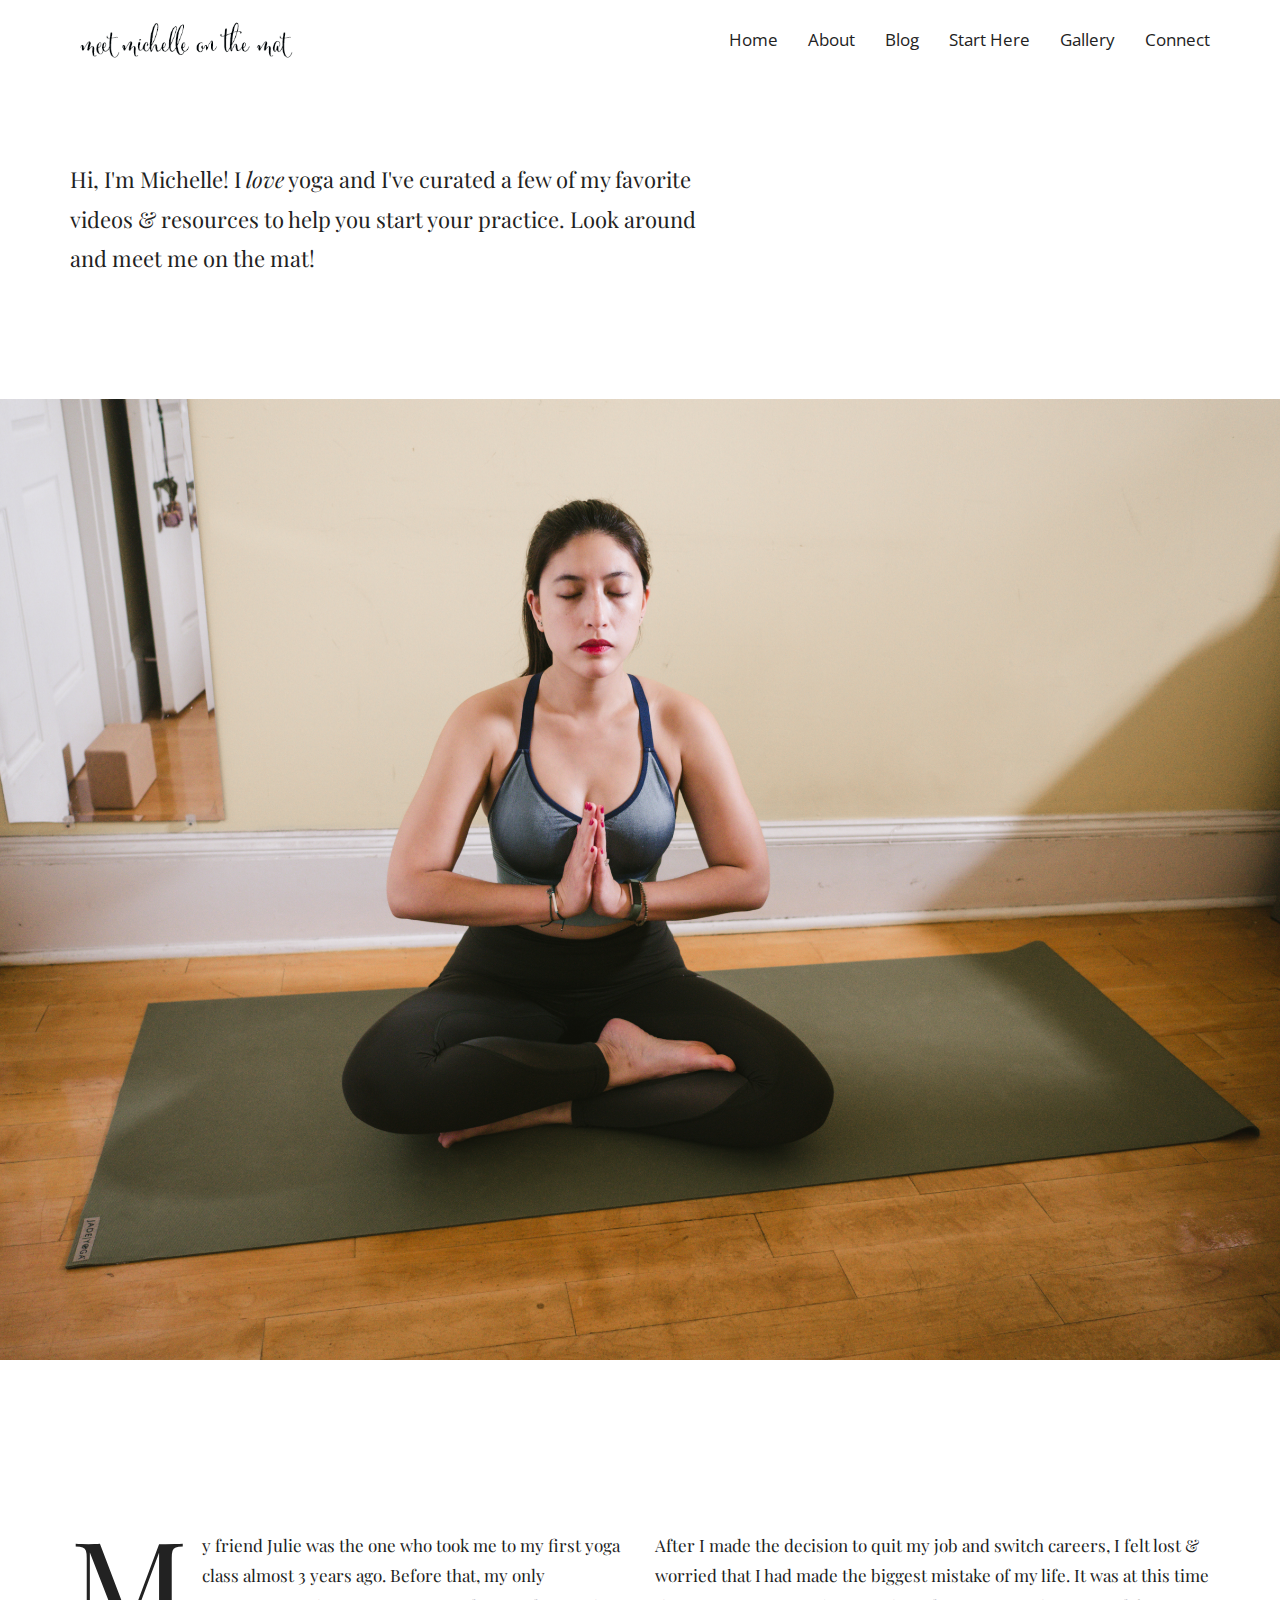
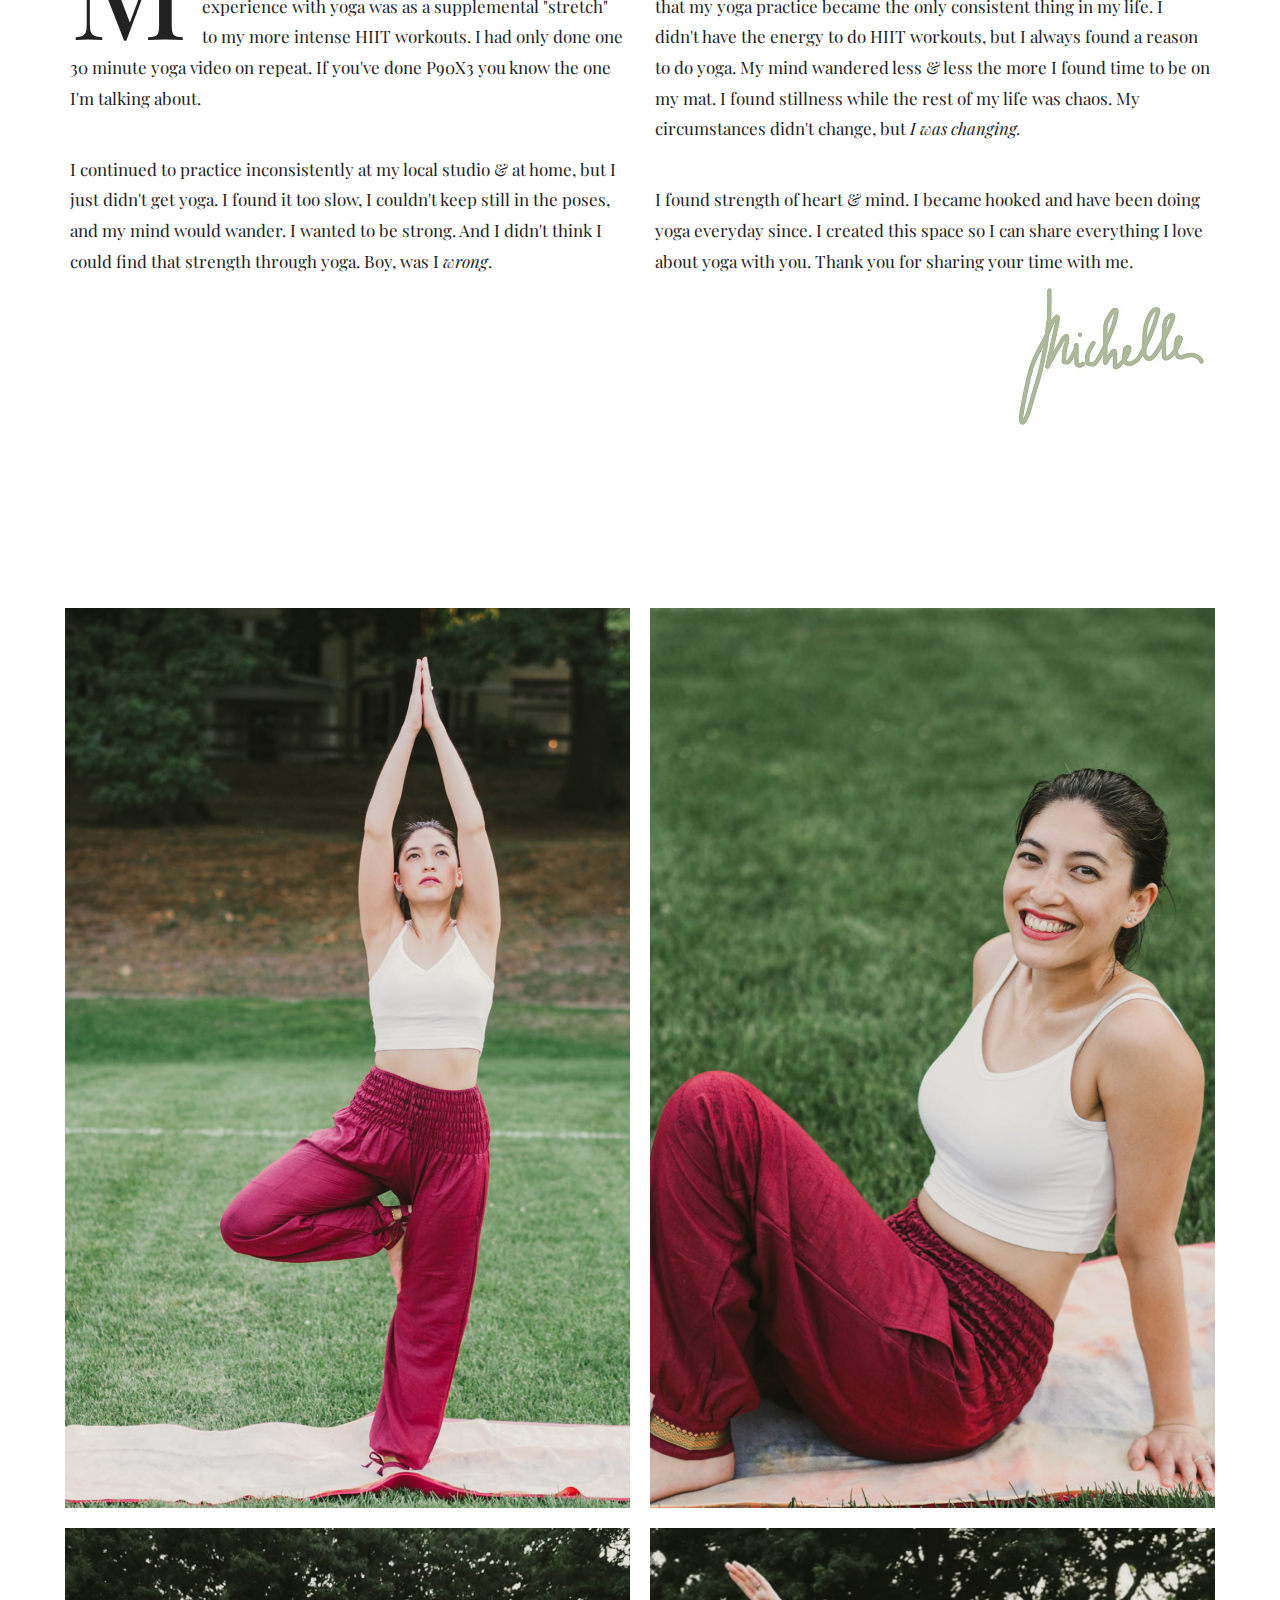
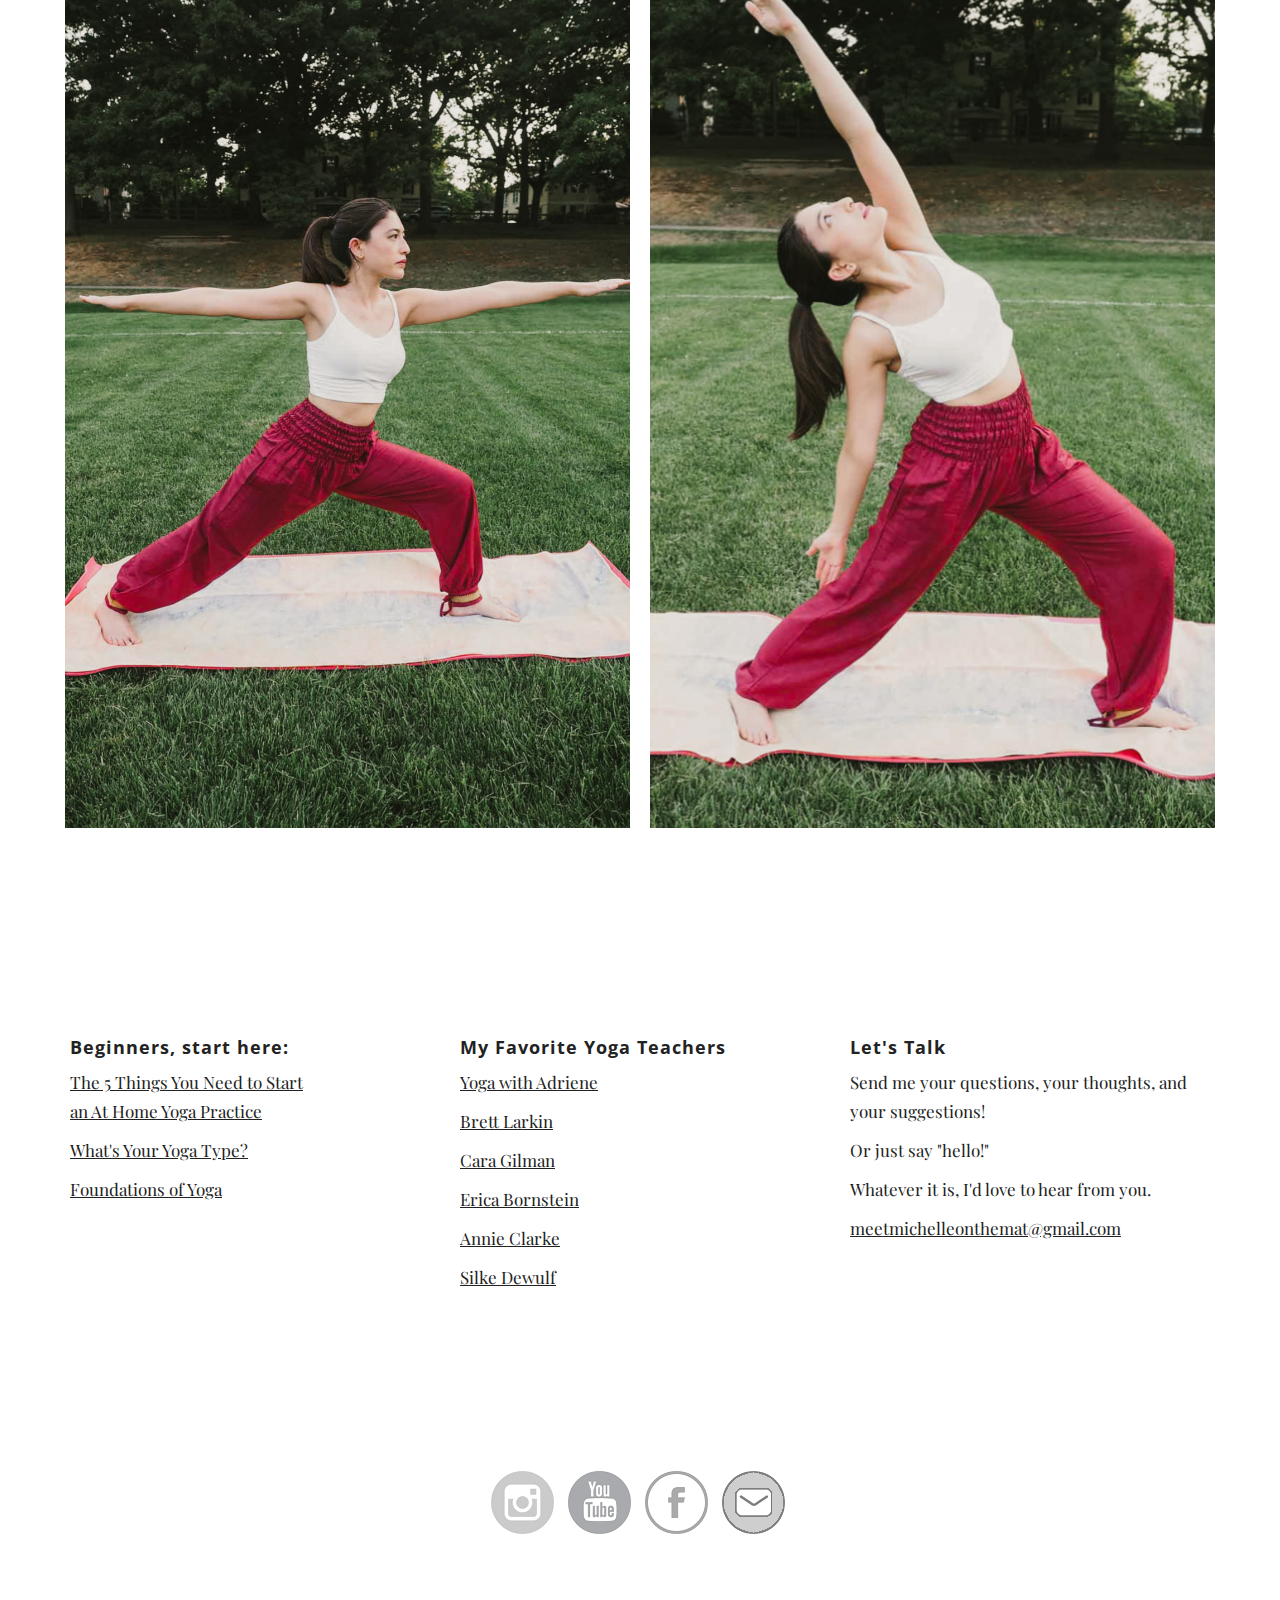
<file: index.html>
<!DOCTYPE html>
<html lang="en">

<head>

    <meta charset="utf-8">
    <meta http-equiv="X-UA-Compatible" content="IE=edge">
    <meta name="viewport" content="width=device-width, initial-scale=1">
    <meta name="description" content="">
    <meta name="author" content="">

    <title>Meet Michelle On The Mat</title>

    <!-- Css -->
    <link href="css/bootstrap.css" rel="stylesheet">
	<link href="css/style.css" rel="stylesheet">


</head>

<body>

	<nav class="navbar navbar-default navbar-fixed-top">
		<div class="container">
			<div class="navbar-header">
				<div class="navbar-toggle collapsed" data-toggle="collapse" data-target="#main-menu">
					<span class="bar1"></span>
					<span class="bar2"></span>
					<span class="bar3"></span>
			  </div>
				<a class="navbar-brand top" href="#">
				<img src="img/logo.png" alt="">
				</a>

			</div>

			<div class="collapse navbar-collapse" id="main-menu">
			   <ul class="nav navbar-nav navbar-right">
				  <li><a href="index.html">Home</a></li>
				<li><a href="#about">About</a></li>
        <li><a href="land.html" target="_blank">Blog</a></li>
				<li><a href="#press">Start Here</a></li>
        <li><a href="index.html#portfolio">Gallery</a></li>
				<li><a href="#brand">Connect</a></li>
			  </ul>
			</div><!-- /.navbar-collapse -->
		</div><!-- /.container-fluid -->
	</nav>




    <!-- Intro -->
	<section class="intro">
		<div class="container">
			<div class="row">
				<div class="col-lg-7">
					<p>Hi, I'm Michelle! I <i>love</i> yoga and I've curated a few of my favorite videos & resources to help you start your practice. Look around and meet me on the mat! </p>
				</div>
			</div>
		</div>
	</section>


	<!-- Slider -->
	<section class="slider">
		<div class="container-fluid">
			<div class="row no-gutter">
				<div class="col-lg-12">
					<div id="myCarousel" class="carousel slide" data-ride="carousel">

					  <!-- Wrapper for slides -->
					  <div class="carousel-inner" role="listbox">
						<div class="item active">
						  <img src="img/slide-4.jpg" alt="slide">
						</div>


					  </div>

					</div>
				</div>
			</div>
	</section>


	<!-- About -->
	<section class="about" id="about">
		<div class="container about">
			<div class="row">
				<div class="col-md-6 big-letter">
					<p>
						My friend Julie was the one who took me to my first yoga class almost 3 years ago. Before that, my only experience with yoga was as a supplemental "stretch" to my more intense HIIT workouts. I had only done one 30 minute yoga video on repeat. If you've done P90X3 you know the one I'm talking about.
					</p>
					<br>
					<p>
						I continued to practice inconsistently at my local studio & at home, but I just didn't get yoga. I found it too slow, I couldn't keep still in the poses, and my mind would wander. I wanted to be strong. And I didn't think I could find that strength through yoga. Boy, was I <i>wrong</i>.
					</p>
				</div>
				<div class="col-md-6">
					<p>
						After I made the decision to quit my job and switch careers, I felt lost & worried that I had made the biggest mistake of my life. It was at this time that my yoga practice became the only consistent thing in my life. I didn't have the energy to do HIIT workouts, but I always found a reason to do yoga. My mind wandered less & less the more I found time to be on my mat. I found stillness while the rest of my life was chaos. My circumstances didn't change, but <i>I was changing.</i> </p>
					<br>
          <p>I found strength of heart & mind. I became hooked and have been doing yoga everyday since. I created this space so I can share everything I love about yoga with you. Thank you for sharing your time with me.</p>
					<img class="pull-right" src="img/signaturesm.jpg" alt="signature">
				</div>
			</div>
		</div>
	</section>




	<!-- Gallery -->
	<section id="portfolio">
		<div class="container">
			<div class="row">


				<div class="col-md-6 thumbnail">
					<div class="hovereffect">
						<div class="col-md-12 photo-1"></div>
							<a href="#mybox" data-toggle="modal" data-slide-to="0">
								<div class="overlay">
									<h2>Tree Pose</h2>
									<p>Vrksasana</p>
								</div>
							</a>
					</div>
				</div>


				<div class="col-md-6 thumbnail">
					<div class="hovereffect">
						<div class="col-md-12 photo-2"></div>
							<a href="#mybox" data-toggle="modal" data-slide-to="1">
								<div class="overlay">
									<h2>Michelle</h2>
									<p>PC: Christian Tan</p>
								</div>
							</a>
					</div>
				</div>


			</div>
		</div>

		<div class="container">
			<div class="row">


				<div class="col-md-6 thumbnail">
					<div class="hovereffect">
						<div class="col-md-12 photo-3"></div>
							<a href="#mybox" data-toggle="modal" data-slide-to="2">
								<div class="overlay">
									<h2>Warrior 2</h2>
									<p>Virabhadrasana II</p>
								</div>
							</a>
					</div>
				</div>


				<div class="col-md-6 thumbnail">
					<div class="hovereffect">
						<div class="col-md-12 photo-4"></div>
							<a href="#mybox" data-toggle="modal" data-slide-to="3">
								<div class="overlay">
									<h2>Reverse Warrior</h2>
									<p>Viparita Virabhadrasana</p>
								</div>
							</a>
					</div>
				</div>


			</div>
		</div>
	</section>


	<!-- End Gallery -->


	<div class="container">
	  <div class="modal fade and carousel slide" id="mybox">
		<div class="modal-dialog">
		  <div class="modal-content">
			<div class="modal-body">

			  <button class="close" data-dismiss="modal" type="button">×</button>


			  <div class="carousel-inner">
					<div class="item active">
					  <img src="img/1.jpg" alt="slide">
					</div>
					<div class="item">
					  <img src="img/2.jpg" alt="slide">
					</div>
					<div class="item">
					  <img src="img/3.jpg" alt="slide">
					</div>
					<div class="item">
					  <img src="img/4.jpg" alt="slide">
					</div>
			  </div><!-- /.carousel-inner -->


			  <a class="left carousel-control" href="#mybox" role="button" data-slide="prev">
				<span class="glyphicon glyphicon-chevron-left"></span>
			  </a>
			  <a class="right carousel-control" href="#mybox" role="button" data-slide="next">
				<span class="glyphicon glyphicon-chevron-right"></span>
			  </a>

			</div><!-- /.modal-body -->
		  </div><!-- /.modal-content -->
		</div><!-- /.modal-dialog -->
	  </div><!-- /.modal -->
	</div><!-- /.container -->





	<!-- Press -->
	<section class="press" id="press">
		<div class="container about">
			<div class="row">
				<div class="col-md-4">
					<h4>Beginners, start here:</h4>
					<p><a href="blog.html" target="_blank">The 5 Things You Need to Start <br>an At Home Yoga Practice</a></p>
          <p><a href="types.html" target="_blank">What's Your Yoga Type?</a></p>
					<p><a href="https://www.youtube.com/playlist?list=PLui6Eyny-UzyugJTu3l1YFL0k3nGIlaz9" target="_blank">Foundations of Yoga</a></p>
				</div>


				<div class="col-md-4">
					<h4>My Favorite Yoga Teachers</h4>
					<p><a href="https://yogawithadriene.com/" target="_blank">Yoga with Adriene</a></p>
					<p><a href="https://www.brettlarkin.com/" target="_blank">Brett Larkin</a></p>
					<p><a href="https://www.caragilman.com/" target="_blank">Cara Gilman</a></p>
					<p><a href="http://www.ericayogadance.com/" target="_blank">Erica Bornstein</a></p>
					<p><a href="https://mindbodybowl.co.uk/" target="_blank">Annie Clarke</a></p>
					<p><a href="https://www.silkedewulf.com/" target="_blank">Silke Dewulf</a></p>
				</div>


				<div class="col-md-4">
					<h4>Let's Talk</h4>
					<p>Send me your questions, your thoughts, and your suggestions!</p>
					<p>Or just say "hello!"</p>
          <p>Whatever it is, I'd love to hear from you.</p>
					<p><a href="mailto:meetmichelleonthemat@gmail.com">meetmichelleonthemat@gmail.com</a></p>
				</div>
			</div>
		</div>
	</section>


	<!-- Brand -->
	<section id="brand">
		<div class="container">
			<div class="row">
				<div class="col-md-12">
				   <ul class="logo-list list-inline text-center">
					<li><a href="https://www.instagram.com/michltan/" target="_blank"><img src="img/logos/logo1.png" alt="client logo" class="img-responsive"/></a></li>
					<li><a href="https://www.youtube.com/michelletan" target="_blank"><img src="img/logos/logo2.png" alt="client logo" class="img-responsive"/></a></li>
					<li><a href="https://www.facebook.com/michltan" target="_blank"><img src="img/logos/logo3.png" alt="client logo" class="img-responsive"/></a></li>
          <li><a href="mailto:meetmichelleonthemat@gmail.com" target="_blank"><img src="img/logos/logo4.png" alt="client logo" class="img-responsive"/></a></li>
				  </ul>
				</div>
			</div>
		</div>
	</section>

	<a href="#page-top" class="cd-top">Top</a>


    <!-- script -->
    <script src="js/jquery.js"></script>
    <script src="js/bootstrap.min.js"></script>
	<script src="js/modernizr.js"></script>
	<script src="js/script.js"></script>



</body>
</html>
</file>
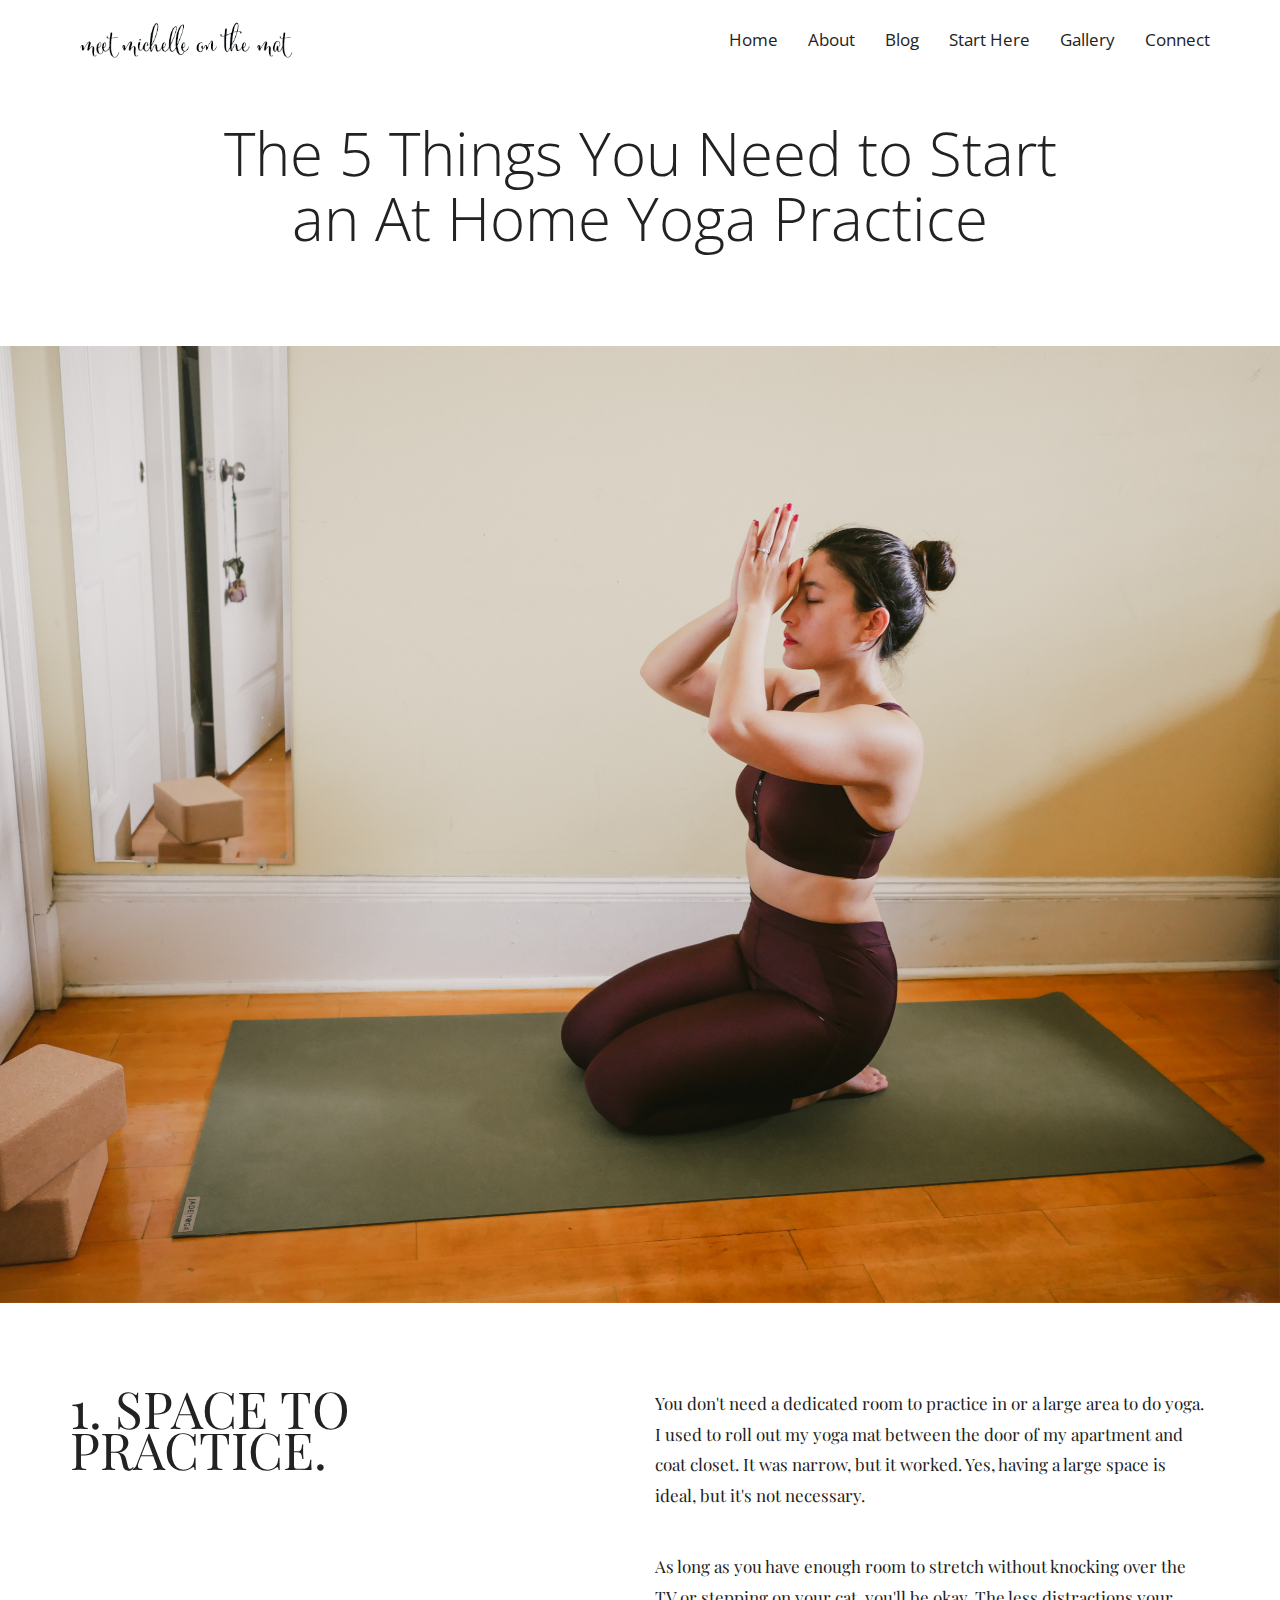
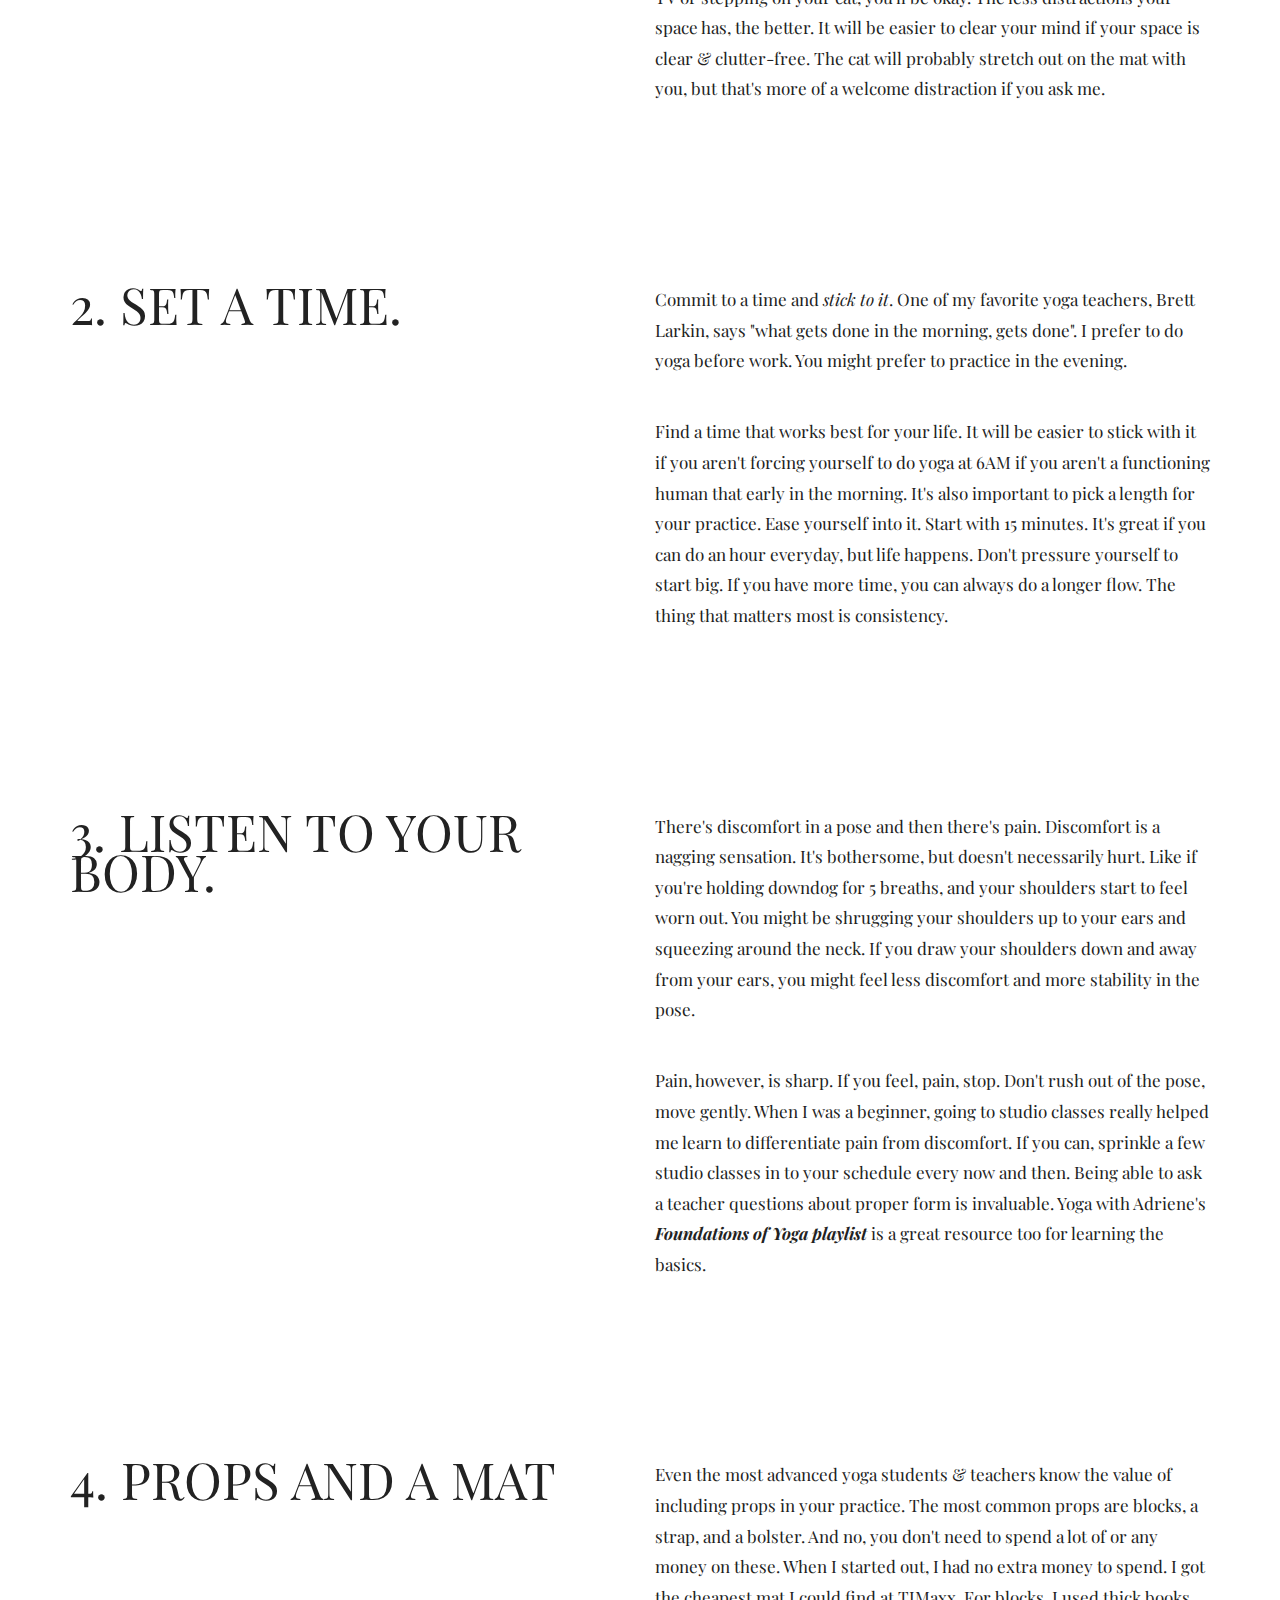
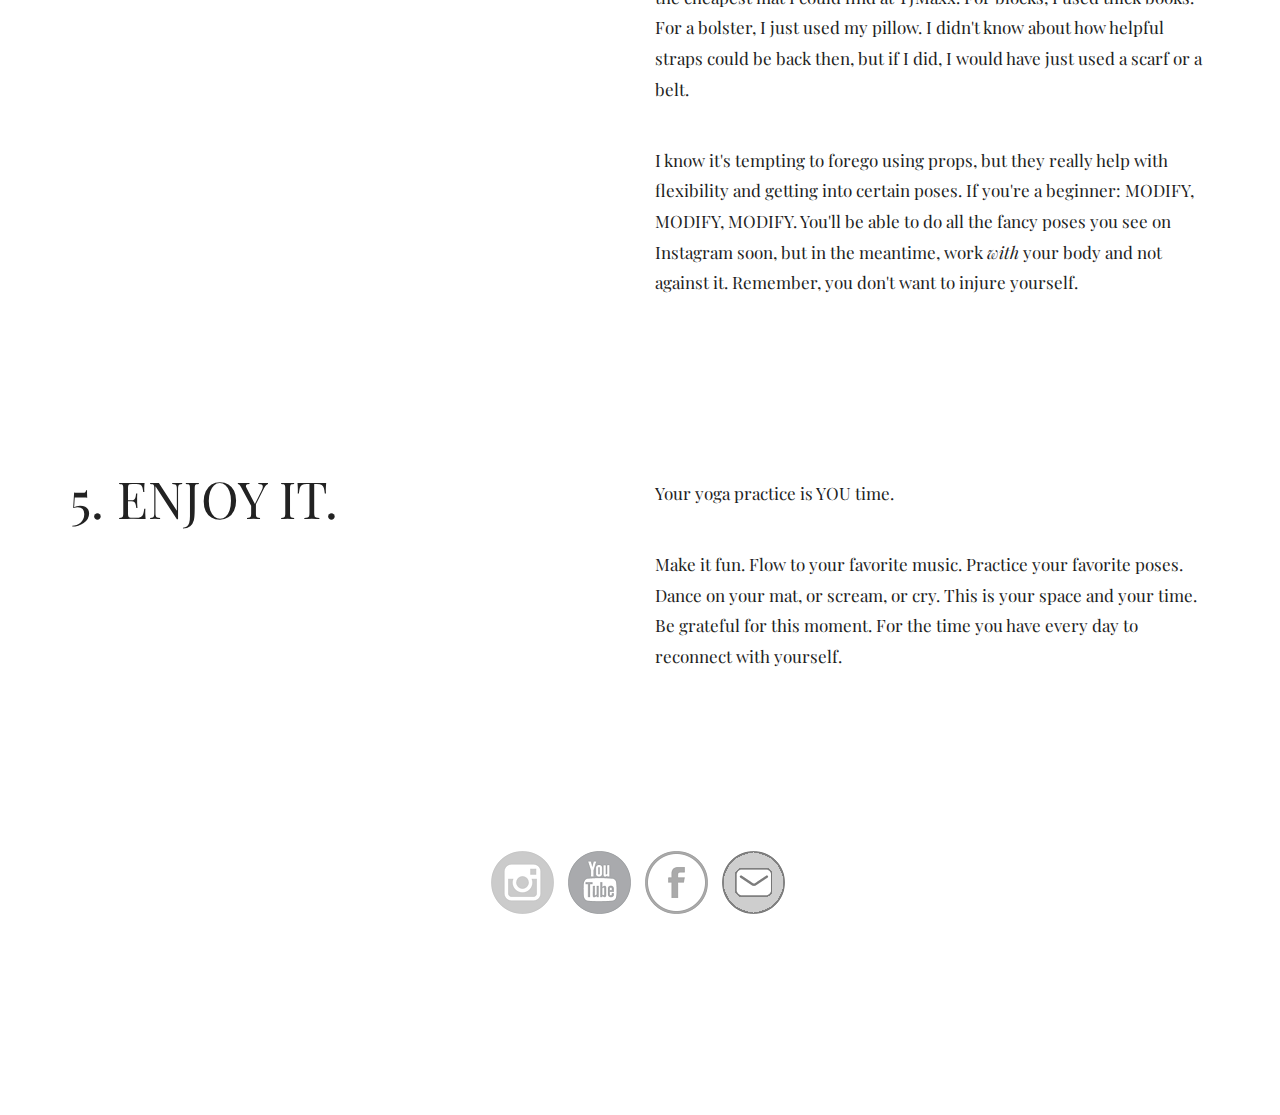
<file: blog.html>
<!DOCTYPE html>
<html lang="en">

<head>

    <meta charset="utf-8">
    <meta http-equiv="X-UA-Compatible" content="IE=edge">
    <meta name="viewport" content="width=device-width, initial-scale=1">
    <meta name="description" content="">
    <meta name="author" content="">

    <title>Meet Michelle On The Mat</title>

    <!-- Css -->
    <link href="css/bootstrap.css" rel="stylesheet">
	<link href="css/blog.css" rel="stylesheet">


</head>

<body>

  <nav class="navbar navbar-default navbar-fixed-top">
    <div class="container">
      <div class="navbar-header">
        <div class="navbar-toggle collapsed" data-toggle="collapse" data-target="#main-menu">
          <span class="bar1"></span>
          <span class="bar2"></span>
          <span class="bar3"></span>
        </div>
        <a class="navbar-brand top" href="#">
        <img src="img/logo.png" alt="">
        </a>

      </div>

      <div class="collapse navbar-collapse" id="main-menu">
         <ul class="nav navbar-nav navbar-right">
          <li><a href="index.html">Home</a></li>
				<li><a href="index.html#about">About</a></li>
        <li><a href="land.html" target="_blank">Blog</a></li>
				<li><a href="index.html#press">Start Here</a></li>
        <li><a href="index.html#portfolio">Gallery</a></li>
				<li><a href="#brand">Connect</a></li>
        </ul>
      </div><!-- /.navbar-collapse -->
    </div><!-- /.container-fluid -->
  </nav>

  <!--Blog Title-->
  <h1 id = "blogTitle">The 5 Things You Need to Start <br>an At Home Yoga Practice</h1>

  <!-- Wrapper for slides -->
  <section class="slider">
    <div class="container-fluid">
      <div class="row no-gutter">
        <div class="col-lg-12">
          <div id="myCarousel" class="carousel slide" data-ride="carousel">
  <div class="carousel-inner" role="listbox">
  <div class="item active">
    <img src="img/mat.jpg" alt="slide">
  </div>
</div>
</div>
</div>
</div>
</<section>




  <!-- Content -->
	<section class="about" id="about">
		<div class="container about">
			<div class="row">
				<div class="col-md-6 big-letter">
					<p>
						1. Space to practice.
					</p>
				</div>
				<div class="col-md-6">
          <p>You don't need a dedicated room to practice in or a large area to do yoga. I used to roll out my yoga mat between the door of my apartment and coat closet. It was narrow, but it worked. Yes, having a large space is ideal, but it's not necessary.</p>
          <br>
          <p>
          As long as you have enough room to stretch without knocking over the TV or stepping on your cat, you'll be okay. The less distractions your space has, the better. It will be easier to clear your mind if your space is clear & clutter-free. The cat will probably stretch out on the mat with you, but that's more of a welcome distraction if you ask me.
          </p>
				</div>
			</div>
		</div>
	</section>

  <section class="about" id="about">
		<div class="container about">
			<div class="row">
				<div class="col-md-6 big-letter">
					<p>
						2. Set a Time.
					</p>
				</div>
				<div class="col-md-6">
          <p>Commit to a time and <i>stick to it</i>. One of my favorite yoga teachers, Brett Larkin, says "what gets done in the morning, gets done". I prefer to do yoga before work. You might prefer to practice in the evening.</p>
          <br>
          <p>
          Find a time that works best for your life. It will be easier to stick with it if you aren't forcing yourself to do yoga at 6AM if you aren't a functioning human that early in the morning. It's also important to pick a length for your practice. Ease yourself into it.
          Start with 15 minutes. It's great if you can do an hour everyday, but life happens. Don't pressure yourself to start big. If you have more time, you can always do a longer flow. The thing that matters most is consistency.
          </p>
				</div>
			</div>
		</div>
	</section>

  <section class="about" id="about">
		<div class="container about">
			<div class="row">
				<div class="col-md-6 big-letter">
					<p>
						3. Listen to your Body.
					</p>
				</div>
				<div class="col-md-6">
          <p>
            There's discomfort in a pose and then there's pain. Discomfort is a nagging sensation. It's bothersome, but doesn't necessarily hurt.
            Like if you're holding downdog for 5 breaths, and your shoulders start to feel worn out. You might be shrugging your shoulders up to your ears and squeezing around the neck.
            If you draw your shoulders down and away from your ears, you might feel less discomfort and more stability in the pose.
          </p>
          <br>
          <p>
           Pain, however, is sharp. If you feel, pain, stop. Don't rush out of the pose, move gently.
           When I was a beginner, going to studio classes really helped me learn to differentiate pain from discomfort. If you can, sprinkle a few studio classes in to your schedule every now and then. Being able to ask a teacher questions about proper form is invaluable.
           Yoga with Adriene's <b><i><a href="https://www.youtube.com/playlist?list=PLui6Eyny-UzyugJTu3l1YFL0k3nGIlaz9" target="_blank">Foundations of Yoga playlist</a></i></b> is a great resource too for learning the basics.
          </p>
				</div>
			</div>
		</div>
	</section>

  <section class="about" id="about">
    <div class="container about">
      <div class="row">
        <div class="col-md-6 big-letter">
          <p>
            4. Props and a Mat
          </p>
        </div>
        <div class="col-md-6">
          <p>
            Even the most advanced yoga students & teachers know the value of including props in your practice. The most common props are blocks, a strap, and a bolster. And no, you don't need to spend a lot of or any money on these. When I started out, I had no extra money to spend. I got the cheapest mat I could find at TJMaxx.
            For blocks, I used thick books. For a bolster, I just used my pillow. I didn't know about how helpful straps could be back then, but if I did, I would have just used a scarf or a belt.
          </p>
          <br>
          <p>
           I know it's tempting to forego using props, but they really help with flexibility and getting into certain poses. If you're a beginner: MODIFY, MODIFY, MODIFY. You'll be able to do all the fancy poses
           you see on Instagram soon, but in the meantime, work <i>with</i> your body and not against it. Remember, you don't want to injure yourself.
          </p>
        </div>
      </div>
    </div>
  </section>

  <section class="about" id="about">
    <div class="container about">
      <div class="row">
        <div class="col-md-6 big-letter">
          <p>
            5. Enjoy it.
          </p>
        </div>
        <div class="col-md-6">
          <p>
            Your yoga practice is YOU time.
          </p>
          <br>
          <p>
           Make it fun. Flow to your favorite music. Practice your favorite poses. Dance on your mat, or scream, or cry. This is your space and your time.
           Be grateful for this moment. For the time you have every day to reconnect with yourself.
          </p>
        </div>
      </div>
    </div>
  </section>

  <!-- Brand -->
	<section id="brand">
		<div class="container">
			<div class="row">
				<div class="col-md-12">
				   <ul class="logo-list list-inline text-center">
					<li><a href="https://www.instagram.com/michltan/" target="_blank"><img src="img/logos/logo1.png" alt="client logo" class="img-responsive"/></a></li>
					<li><a href="https://www.youtube.com/michelletan" target="_blank"><img src="img/logos/logo2.png" alt="client logo" class="img-responsive"/></a></li>
					<li><a href="https://www.facebook.com/michltan" target="_blank"><img src="img/logos/logo3.png" alt="client logo" class="img-responsive"/></a></li>
          <li><a href="mailto:meetmichelleonthemat@gmail.com" target="_blank"><img src="img/logos/logo4.png" alt="client logo" class="img-responsive"/></a></li>
				  </ul>
				</div>
			</div>
		</div>
	</section>


	<a href="#page-top" class="cd-top">Top</a>


    <!-- script -->
    <script src="js/jquery.js"></script>
    <script src="js/bootstrap.min.js"></script>
	<script src="js/modernizr.js"></script>
	<script src="js/script.js"></script>



</body>
</html>
</file>
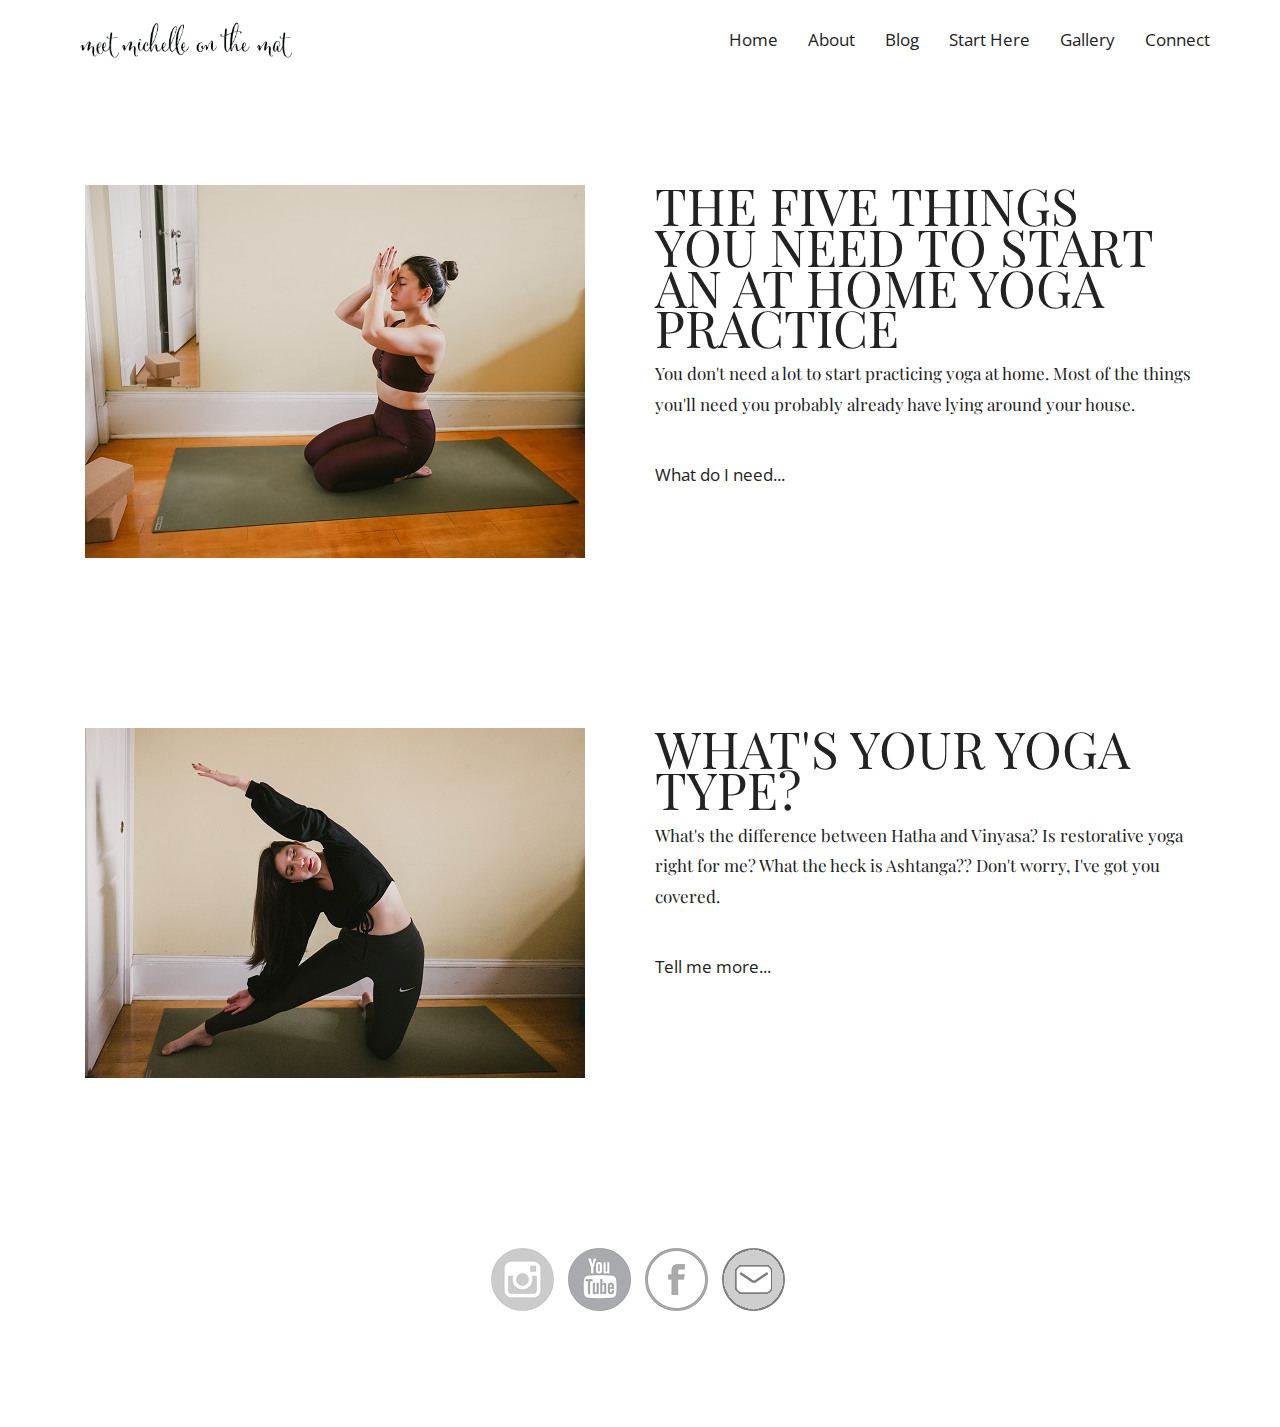
<file: land.html>
<!DOCTYPE html>
<html lang="en">

<head>

    <meta charset="utf-8">
    <meta http-equiv="X-UA-Compatible" content="IE=edge">
    <meta name="viewport" content="width=device-width, initial-scale=1">
    <meta name="description" content="">
    <meta name="author" content="">

    <title>Meet Michelle On The Mat</title>

    <!-- Css -->
    <link href="css/bootstrap.css" rel="stylesheet">
	<link href="css/blog.css" rel="stylesheet">


</head>

<body>

  <nav class="navbar navbar-default navbar-fixed-top">
    <div class="container">
      <div class="navbar-header">
        <div class="navbar-toggle collapsed" data-toggle="collapse" data-target="#main-menu">
          <span class="bar1"></span>
          <span class="bar2"></span>
          <span class="bar3"></span>
        </div>
        <a class="navbar-brand top" href="#">
        <img src="img/logo.png" alt="logo">
        </a>

      </div>

      <div class="collapse navbar-collapse" id="main-menu">
         <ul class="nav navbar-nav navbar-right">
           <li><a href="index.html">Home</a></li>
        <li><a href="index.html#about">About</a></li>
        <li><a href="land.html" target="_blank">Blog</a></li>
        <li><a href="index.html#press">Start Here</a></li>
        <li><a href="index.html#portfolio">Gallery</a></li>
        <li><a href="#brand">Connect</a></li>
        </ul>
      </div><!-- /.navbar-collapse -->
    </div><!-- /.container-fluid -->
  </nav>

  <!--Blog Title-->




  <!-- Content -->
	<section class="about" id="about">
		<div class="container about">
			<div class="<col span="2">
				<div class="col-md-6">
					<img src="img/matsm.jpg" alt="feature photo">
				</div>
				<div class="col-md-6 big-letter">
          <p>The Five Things You Need to Start an At Home Yoga Practice</p>
          <br>
          <p>
          You don't need a lot to start practicing yoga at home. Most of the things you'll need you probably already have lying around your house.
          </p>
          <br>
          <a href="blog.html" target="_blank">What do I need...</a>
				</div>
			</div>
		</div>
	</section>

  <section class="about" id="about">
    <div class="container about">
      <div class="<col span="2">
        <div class="col-md-6">
          <img src="img/typesm.jpg" alt="feature photo">
        </div>
        <div class="col-md-6 big-letter">
          <p>What's Your Yoga Type?</p>
          <br>
          <p>
          What's the difference between Hatha and Vinyasa? Is restorative yoga right for me? What the heck is Ashtanga?? Don't worry, I've got you covered.
          </p>
          <br>
          <a href="types.html" target="_blank">Tell me more...</a>
        </div>
      </div>
    </div>
  </section>





  <!-- Brand -->
	<section id="brand">
		<div class="container">
			<div class="row">
				<div class="col-md-12">
				   <ul class="logo-list list-inline text-center">
					<li><a href="https://www.instagram.com/michltan/" target="_blank"><img src="img/logos/logo1.png" alt="client logo" class="img-responsive"/></a></li>
					<li><a href="https://www.youtube.com/michelletan" target="_blank"><img src="img/logos/logo2.png" alt="client logo" class="img-responsive"/></a></li>
					<li><a href="https://www.facebook.com/michltan" target="_blank"><img src="img/logos/logo3.png" alt="client logo" class="img-responsive"/></a></li>
          <li><a href="mailto:meetmichelleonthemat@gmail.com" target="_blank"><img src="img/logos/logo4.png" alt="client logo" class="img-responsive"/></a></li>
				  </ul>
				</div>
			</div>
		</div>
	</section>

	<a href="#page-top" class="cd-top">Top</a>


    <!-- script -->
    <script src="js/jquery.js"></script>
    <script src="js/bootstrap.min.js"></script>
	<script src="js/modernizr.js"></script>
	<script src="js/script.js"></script>



</body>
</html>
</file>
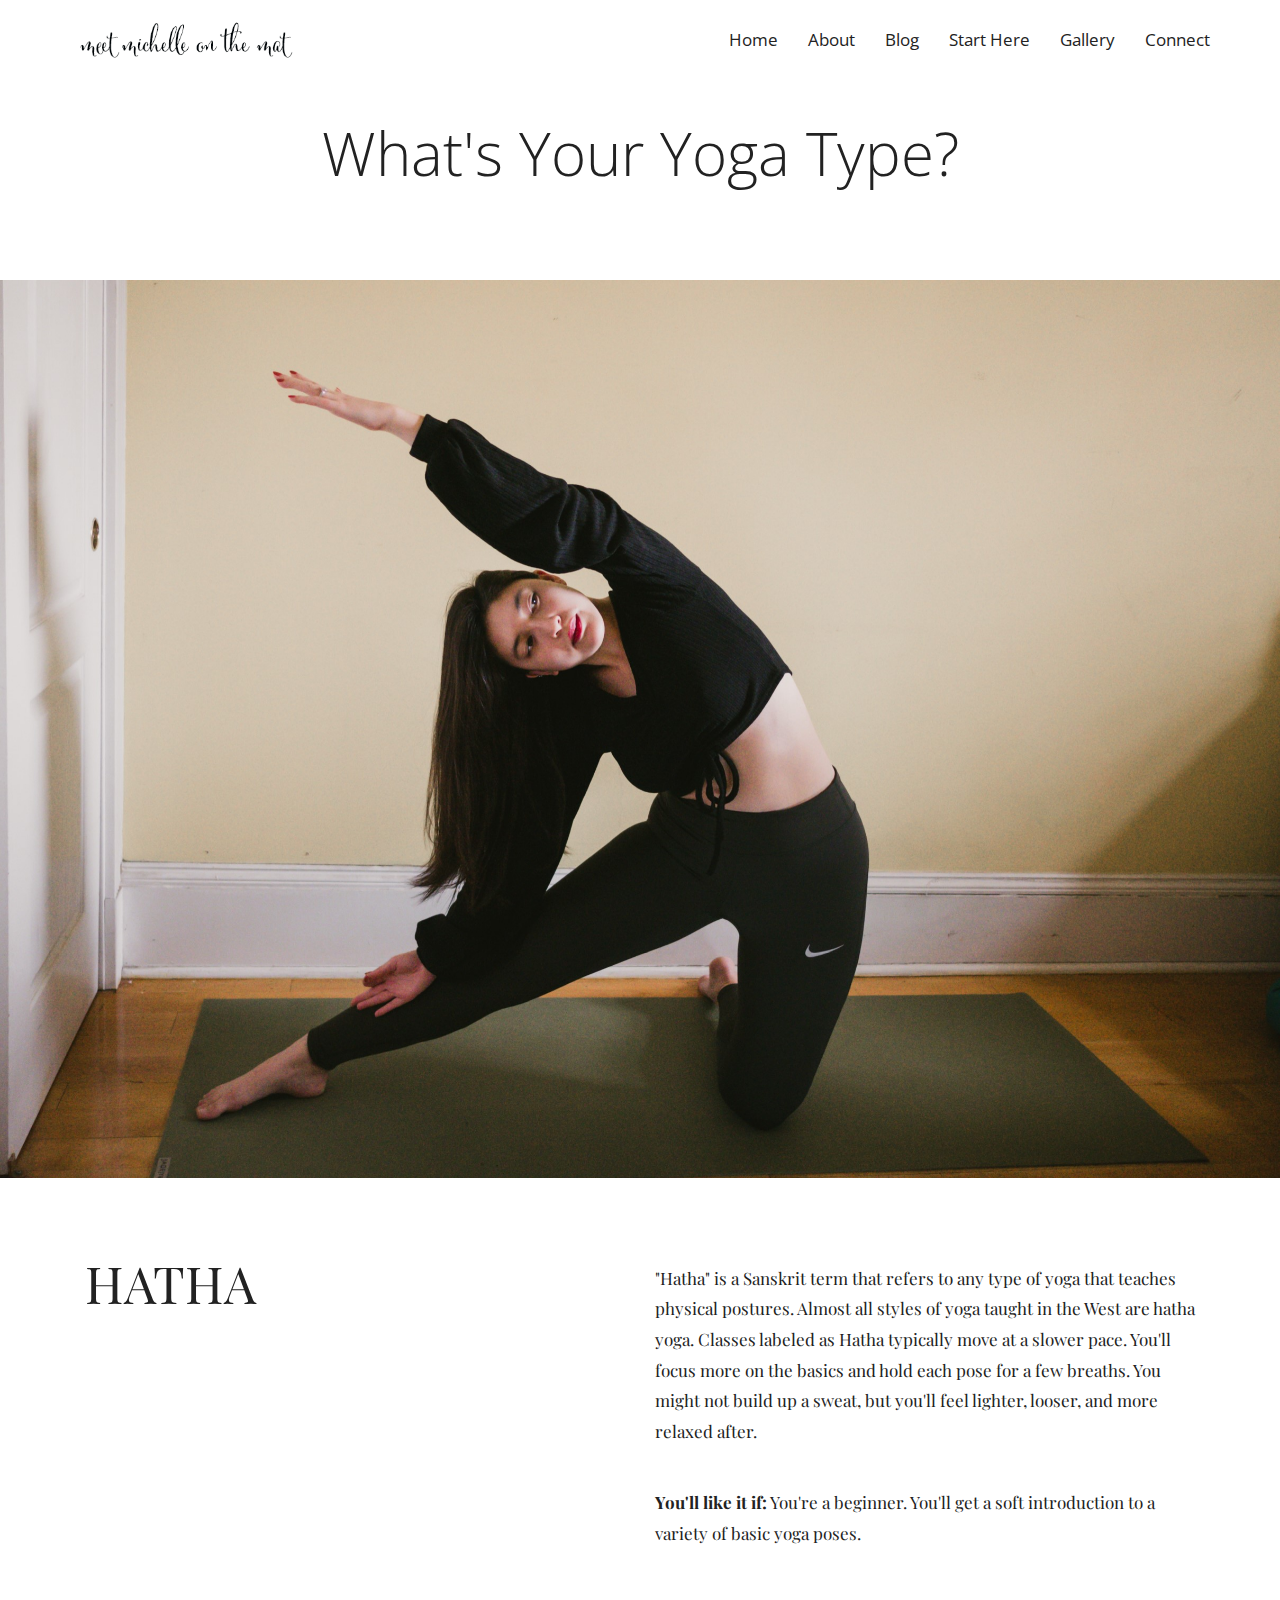
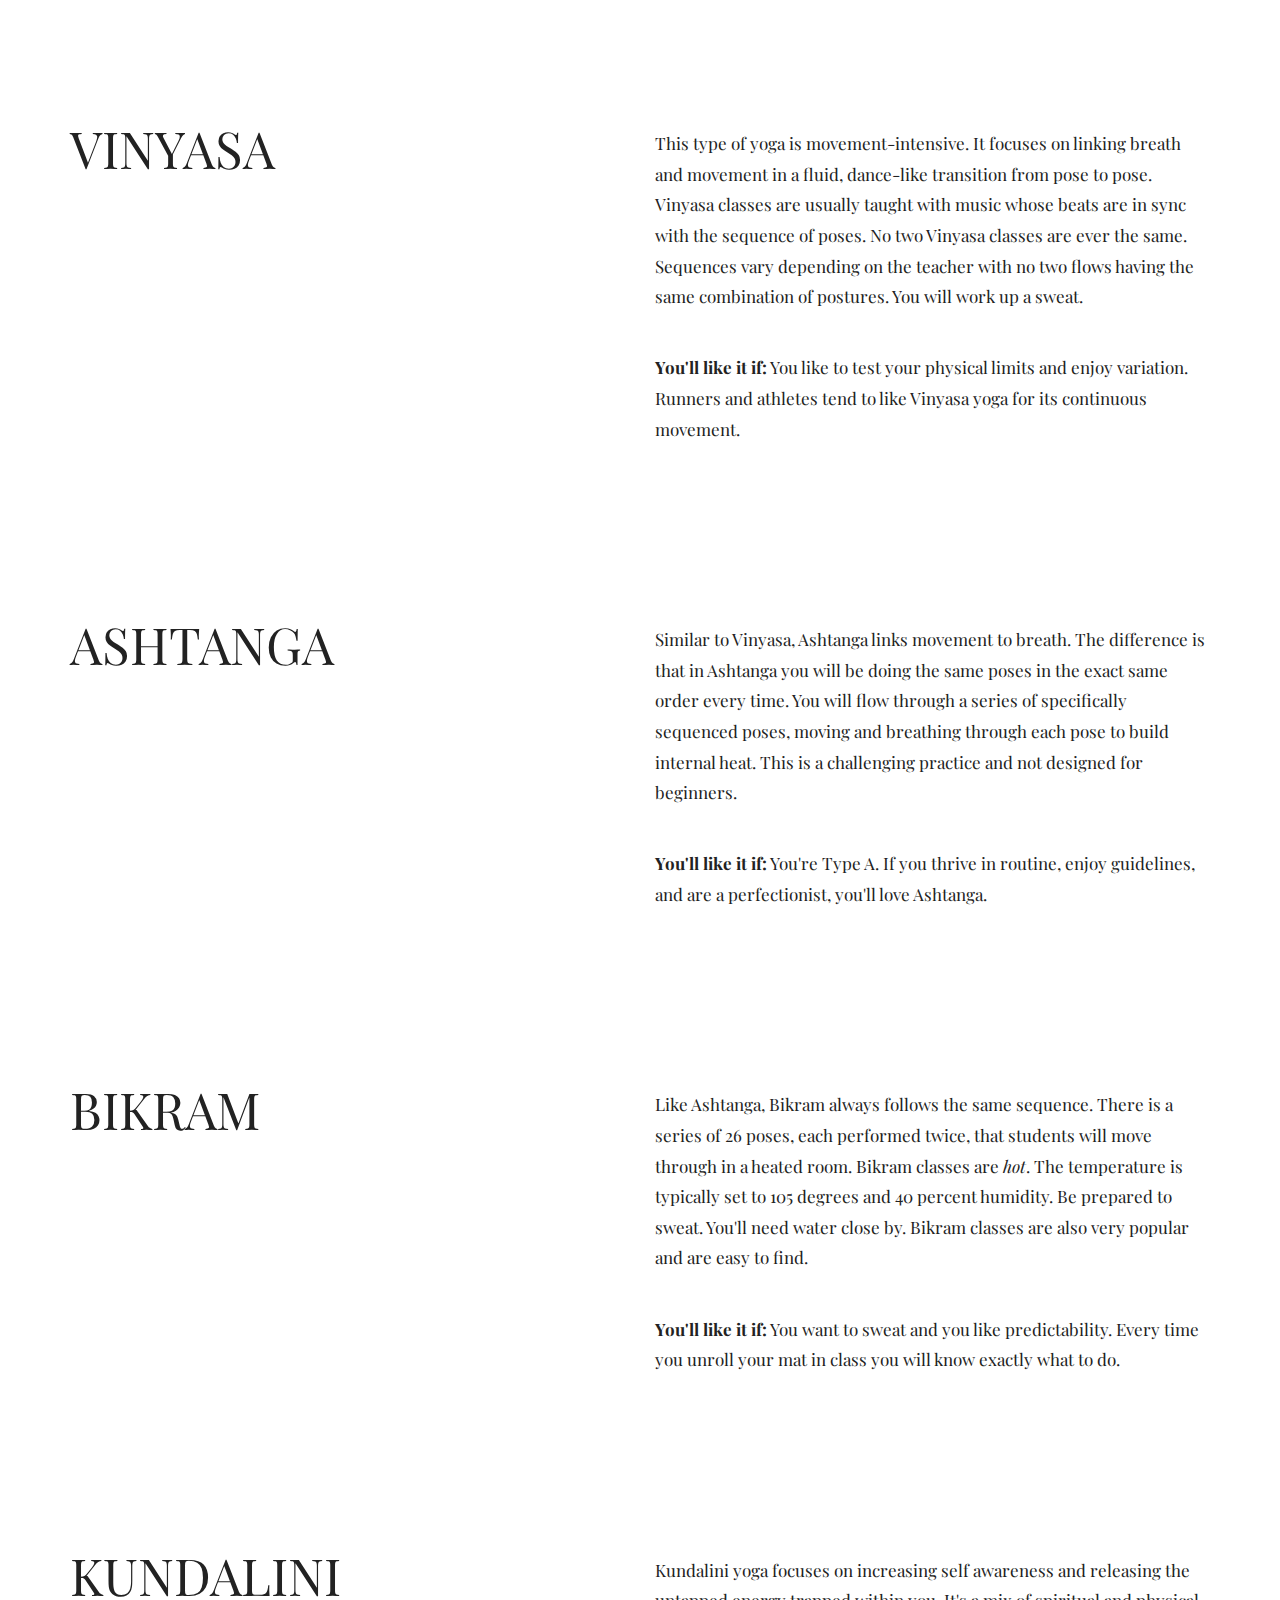
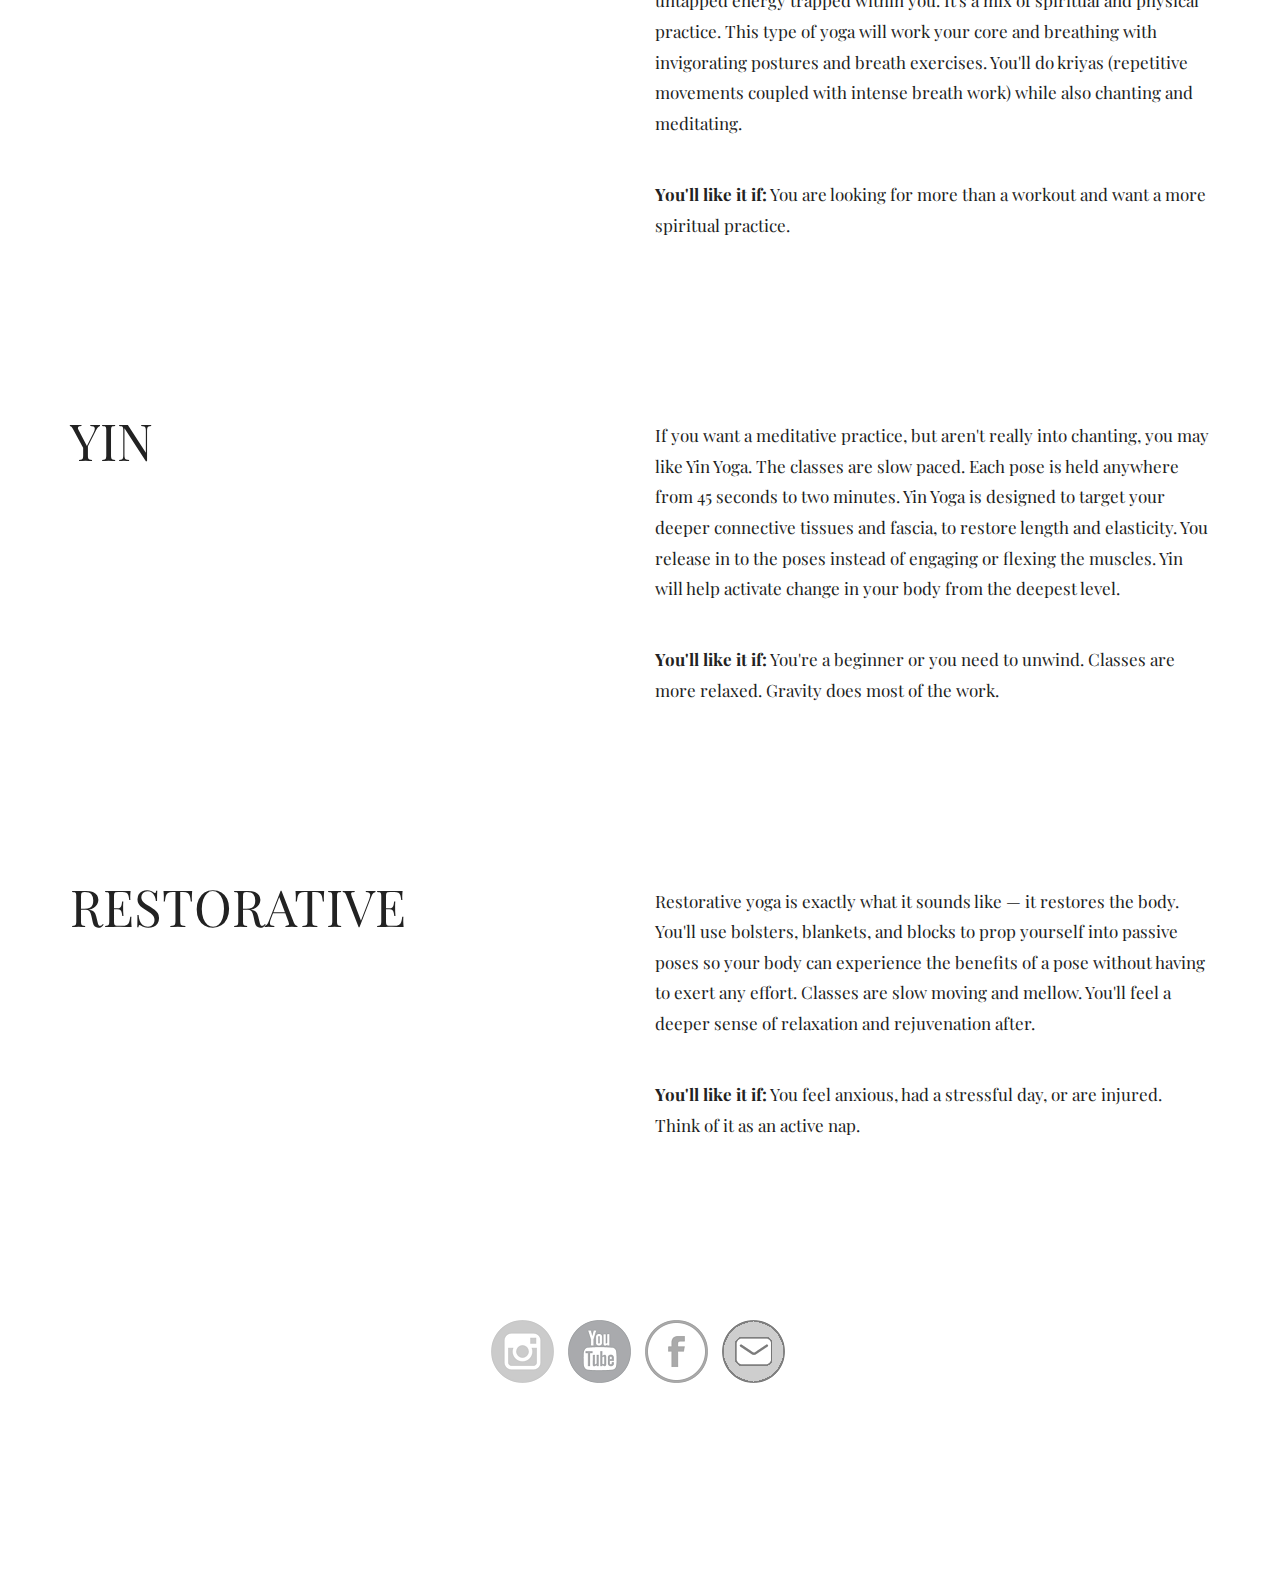
<file: types.html>
<!DOCTYPE html>
<html lang="en">

<head>

    <meta charset="utf-8">
    <meta http-equiv="X-UA-Compatible" content="IE=edge">
    <meta name="viewport" content="width=device-width, initial-scale=1">
    <meta name="description" content="">
    <meta name="author" content="">

    <title>Meet Michelle On The Mat</title>

    <!-- Css -->
    <link href="css/bootstrap.css" rel="stylesheet">
	<link href="css/blog.css" rel="stylesheet">


</head>

<body>

  <nav class="navbar navbar-default navbar-fixed-top">
    <div class="container">
      <div class="navbar-header">
        <div class="navbar-toggle collapsed" data-toggle="collapse" data-target="#main-menu">
          <span class="bar1"></span>
          <span class="bar2"></span>
          <span class="bar3"></span>
        </div>
        <a class="navbar-brand top" href="#">
        <img src="img/logo.png" alt="logo">
        </a>

      </div>

      <div class="collapse navbar-collapse" id="main-menu">
         <ul class="nav navbar-nav navbar-right">
           <li><a href="index.html">Home</a></li>
        <li><a href="index.html#about">About</a></li>
        <li><a href="land.html" target="_blank">Blog</a></li>
        <li><a href="index.html#press">Start Here</a></li>
        <li><a href="index.html#portfolio">Gallery</a></li>
        <li><a href="#brand">Connect</a></li>
        </ul>
      </div><!-- /.navbar-collapse -->
    </div><!-- /.container-fluid -->
  </nav>

  <!--Blog Title-->
  <h1 id = "blogTitle">What's Your Yoga Type?</h1>

<!-- Wrapper for slides -->
  <section class="slider">
    <div class="container-fluid">
      <div class="row no-gutter">
        <div class="col-lg-12">
          <div id="myCarousel" class="carousel slide" data-ride="carousel">
  <div class="carousel-inner" role="listbox">
  <div class="item active">
    <img src="img/type.jpg" alt="slide">
  </div>
</div>
</div>
</div>
</div>
</<section>




  <!-- Content -->
	<section class="about" id="about">
		<div class="container about">
			<div class="<col span="2">
				<div class="col-md-6 big-letter">
					<p>
						Hatha
					</p>
				</div>
				<div class="col-md-6">
          <p>"Hatha" is a Sanskrit term that refers to any type of yoga that teaches physical postures. Almost all styles of yoga taught in the West are hatha yoga.
            Classes labeled as Hatha typically move at a slower pace. You'll focus more on the basics and hold each pose for a few breaths. You might not build up a
          sweat, but you'll feel lighter, looser, and more relaxed after.</p>
          <br>
          <p>
          <b>You'll like it if:</b> You're a beginner. You'll get a soft introduction to a variety of basic yoga poses.
          </p>
				</div>
			</div>
		</div>
	</section>

  <section class="about" id="about">
		<div class="container about">
			<div class="row">
				<div class="col-md-6 big-letter">
					<p>
						Vinyasa
					</p>
				</div>
				<div class="col-md-6">
          <p>This type of yoga is movement-intensive. It focuses on linking breath and movement in a fluid, dance-like transition from pose to pose. Vinyasa classes are usually taught with
          music whose beats are in sync with the sequence of poses. No two Vinyasa classes are ever the same. Sequences vary depending on the teacher with no two flows having the same combination of postures.
        You will work up a sweat.</p>
          <br>
          <p>
          <b>You'll like it if:</b> You like to test your physical limits and enjoy variation. Runners and athletes tend to like Vinyasa yoga for its continuous movement.
				</div>
			</div>
		</div>
	</section>

  <section class="about" id="about">
		<div class="container about">
			<div class="row">
				<div class="col-md-6 big-letter">
					<p>
						Ashtanga
					</p>
				</div>
				<div class="col-md-6">
          <p>
            Similar to Vinyasa, Ashtanga links movement to breath. The difference is that in Ashtanga you will be doing the same poses in the exact same order every time.
            You will flow through a series of specifically sequenced poses, moving and breathing through each pose to build internal heat. This is a challenging practice and
            not designed for beginners.
          </p>
          <br>
          <p>
           <b>You'll like it if:</b> You're Type A. If you thrive in routine, enjoy guidelines, and are a perfectionist, you'll love Ashtanga.
				</div>
			</div>
		</div>
	</section>

  <section class="about" id="about">
    <div class="container about">
      <div class="row">
        <div class="col-md-6 big-letter">
          <p>
            Bikram
          </p>
        </div>
        <div class="col-md-6">
          <p>
            Like Ashtanga, Bikram always follows the same sequence. There is a series of 26 poses, each performed twice, that students will move through in a heated room. Bikram classes are <i>hot</i>.
            The temperature is typically set to 105 degrees and 40 percent humidity. Be prepared to sweat. You'll need water close by. Bikram classes are also very popular and are easy to find.
          </p>
          <br>
          <p>
           <b>You'll like it if:</b> You want to sweat and you like predictability. Every time you unroll your mat in class you will know exactly what to do.
          </p>
        </div>
      </div>
    </div>
  </section>

  <section class="about" id="about">
    <div class="container about">
      <div class="row">
        <div class="col-md-6 big-letter">
          <p>
            Kundalini
          </p>
        </div>
        <div class="col-md-6">
          <p>
            Kundalini yoga focuses on increasing self awareness and releasing the untapped energy trapped within you. It's a mix of spiritual and physical practice. This type of yoga will work your core
            and breathing with invigorating postures and breath exercises. You'll do kriyas (repetitive movements coupled with intense breath work) while also chanting and
            meditating.
          </p>
          <br>
          <p>
           <b>You'll like it if:</b> You are looking for more than a workout and want a more spiritual practice.
          </p>
        </div>
      </div>
    </div>
  </section>

  <section class="about" id="about">
    <div class="container about">
      <div class="row">
        <div class="col-md-6 big-letter">
          <p>
            Yin
          </p>
        </div>
        <div class="col-md-6">
          <p>
            If you want a meditative practice, but aren't really into chanting, you may like Yin Yoga. The classes are slow paced. Each pose is held anywhere from 45 seconds to two minutes.
            Yin Yoga is designed to target your deeper connective tissues and fascia, to restore length and elasticity. You release in to the poses instead of engaging or flexing the muscles.
            Yin will help activate change in your body from the deepest level.
          </p>
          <br>
          <p>
           <b>You'll like it if:</b> You're a beginner or you need to unwind. Classes are more relaxed. Gravity does most of the work.
          </p>
        </div>
      </div>
    </div>
  </section>

  <section class="about" id="about">
    <div class="container about">
      <div class="row">
        <div class="col-md-6 big-letter">
          <p>
            Restorative
          </p>
        </div>
        <div class="col-md-6">
          <p>
            Restorative yoga is exactly what it sounds like — it restores the body. You'll use bolsters, blankets, and blocks to prop yourself
            into passive poses so your body can experience the benefits of a pose without having to exert any effort. Classes are slow moving and mellow.
            You'll feel a deeper sense of relaxation and rejuvenation after.
          </p>
          <br>
          <p>
           <b>You'll like it if:</b> You feel anxious, had a stressful day, or are injured. Think of it as an active nap.
          </p>
        </div>
      </div>
    </div>
  </section>

  <!-- Brand -->
	<section id="brand">
		<div class="container">
			<div class="row">
				<div class="col-md-12">
				   <ul class="logo-list list-inline text-center">
					<li><a href="https://www.instagram.com/michltan/" target="_blank"><img src="img/logos/logo1.png" alt="client logo" class="img-responsive"/></a></li>
					<li><a href="https://www.youtube.com/michelletan" target="_blank"><img src="img/logos/logo2.png" alt="client logo" class="img-responsive"/></a></li>
					<li><a href="https://www.facebook.com/michltan" target="_blank"><img src="img/logos/logo3.png" alt="client logo" class="img-responsive"/></a></li>
          <li><a href="mailto:meetmichelleonthemat@gmail.com" target="_blank"><img src="img/logos/logo4.png" alt="client logo" class="img-responsive"/></a></li>
				  </ul>
				</div>
			</div>
		</div>
	</section>

	<a href="#page-top" class="cd-top">Top</a>


    <!-- script -->
    <script src="js/jquery.js"></script>
    <script src="js/bootstrap.min.js"></script>
	<script src="js/modernizr.js"></script>
	<script src="js/script.js"></script>



</body>
</html>
</file>
<file: css/style.css>
@import url(https://fonts.googleapis.com/css?family=Playfair+Display);
@import url(https://fonts.googleapis.com/css?family=Open+Sans:400,300);

body {
    padding-top: 70px;
	color: #222;
    font-family: 'Open Sans', sans-serif;
    font-size: 17px;
    line-height: 1.8 !important;
}

html {
	overflow-x:hidden;
}

h1,h2,h3,h4,h5,h6 {
	font-family: 'Open Sans', sans-serif;
	font-weight:200;
	color: #222;
}

#name {
  font-family: 'Open Sans', sans-serif;
	font-weight:400;
	color: #222;
}

p{
	font-family: 'Playfair Display', serif;
	font-weight:300;
}

section {
	padding-top:85px;
	padding-bottom:85px;
}

.no-gutter > [class*='col-'] {
    padding-right:0;
    padding-left:0;
}

a,a:link {
	color: #222;
}

a:hover,a:focus {
	color: #222;
}


/* Navbar */

.navbar-fixed-top .nav {
    padding: 15px 0;
}

.navbar-fixed-top .navbar-brand {
    padding: 0 15px;
}

.navbar-brand img{
	max-height:50px;
}

.navbar > .container .navbar-brand, .navbar > .container-fluid .navbar-brand {
    margin-left: 0px;
}

@media(min-width:768px) {
    body {
        padding-top: 100px; /* Required padding for .navbar-fixed-top. Change if height of navigation changes. */
    }

    .navbar-fixed-top .navbar-brand {
        padding: 15px 0;
    }
}

.navbar-default {
    background-color: #fff;
    border-color: #fff;
}

.navbar-default .navbar-nav > .active > a, .navbar-default .navbar-nav > .active > a:focus, .navbar-default .navbar-nav > .active > a:hover {
    background-color: #fff;
    color: #222;
}

.navbar-default .navbar-nav > li > a {
    color: #222;
}

.navbar-default .navbar-nav > li > a:hover {
    color: #555;
}


/* Toggle Animation */

.navbar-toggle * {
	-ms-transition: all 0.4s ease;
  -webkit-transition: all 0.4s ease;
	-moz-transition: all 0.4s ease;
	-o-transition: all 0.4s ease;
	transition: all 0.4s ease;
}
.navbar-toggle {
    border: medium none;
    border-radius: 0;
    color: #fff;
    cursor: pointer;
    height: 50px;
    padding: 16px;
    width: 50px;
    float: right;
	margin-top:0px;
	margin-bottom:0px;
}

.navbar-default .navbar-toggle:hover,
.navbar-default .navbar-toggle:focus {
  background-color: #fff;
}

.navbar-default .navbar-toggle, .navbar-default .navbar-collapse, .navbar-default .navbar-form {
    border-color: #fff;
}

.navbar-toggle span {
	width: 25px;
	height: 3px;
	margin-bottom: 5px;
	background-color: #222;
	display: block;
}
.navbar-toggle span.bar1 {
	-ms-transform: rotate(45deg);
	-webkit-transform: rotate(45deg);
  -moz-transform: rotate(45deg);
  -o-transform: rotate(45deg);
  transform: rotate(45deg);
	-ms-transform-origin: 1px 3px;
	-webkit-transform-origin: 1px 3px;
  -moz-transform-origin: 1px 3px;
  -o-transform-origin: 1px 3px;
	transform-origin: 1px 3px;
	width: 31px;
}
.navbar-toggle span.bar2 {
	-ms-transform: rotate(-360deg) scale(0);
	-webkit-transform: rotate(-360deg) scale(0);
  -moz-transform: rotate(-360deg) scale(0);
  -o-transform: rotate(-360deg) scale(0);
	transform: rotate(-360deg) scale(0);
}

.navbar-toggle span.bar3 {
	-ms-transform: rotate(-45deg);
	-webkit-transform: rotate(-45deg);
	transform: rotate(-45deg);
	-ms-transform-origin:8px 2px;
	-webkit-transform-origin: 8px 2px;
	transform-origin: 8px 2px;
	width: 31px;
}
.navbar-toggle.collapsed span.bar1,
.navbar-toggle.collapsed span.bar2,
.navbar-toggle.collapsed span.bar3,
.navbar-toggle.collapsed span.bar4 {
	-ms-transform: none;
	-webkit-transform: none;
	transform: none;
	width: 30px;
}


/* Intro */

.intro {
	font-size:22px;
	padding-top:60px;
	padding-bottom:25px;
}



/* About */


.big-letter p:first-child:first-letter {
	float: left;
	color: #222;
	font-size: 8em;
	line-height: 0.8em;
	text-transform: uppercase;
	padding-top: 0px;
	padding-right: 0.1em;
	padding-left: –0.03em;
}

/* Firefox Fix */

@-moz-document url-prefix() {
    .big-letter p:first-child:first-letter {
        padding-top: 0.08em;
    }
}



/* Carousel */

.carousel-control.left {
  background-image: none;
  filter: none;
}
.carousel-control.right {
  background-image: none;
  filter: none;
}



/* Gallery */


/* Hover Effect */

.hovereffect a:link,.hovereffect a:hover,.hovereffect a:focus,.hovereffect a:visited {
	color:#fff;
}

.hovereffect {
  width: 100%;
  height: 100%;
  float: left;
  overflow: hidden;
  position: relative;
  text-align: left;
  background: #cccccc;
  cursor:pointer;
}

.hovereffect .overlay {
  width: 100%;
  height: 100%;
  position: absolute;
  overflow: hidden;
  top: 0;
  left: 0;
  padding: 50px 20px;
  cursor:pointer;
}

.hovereffect a, .hovereffect p,.hovereffect h2 {
  color: #fff;
  text-decoration:none;
  opacity: 0;
  filter: alpha(opacity=0);
  -webkit-transition: opacity 0.35s, -webkit-transform 0.35s;
  transition: opacity 0.35s, transform 0.35s;
  -webkit-transform: translate3d(100%,0,0);
  transform: translate3d(100%,0,0);
}

.hovereffect:hover a, .hovereffect:hover p, .hovereffect:hover h2 {
  color:#fff;
  text-decoration:none;
  opacity: 1;
  letter-spacing:1px;
  filter: alpha(opacity=100);
  -webkit-transform: translate3d(0,0,0);
  transform: translate3d(0,0,0);
}

@media (max-width: 992px) {
	.hovereffect{
		margin-bottom: 25px;
	}
}

.hovereffect img {
  display: block;
  position: relative;
  max-width: none;
  width: calc(100% + 20px);
  -webkit-transition: opacity 0.35s, -webkit-transform 0.35s;
  transition: opacity 0.35s, transform 0.35s;
  -webkit-transform: translate3d(-10px,0,0);
  transform: translate3d(-10px,0,0);
  -webkit-backface-visibility: hidden;
  backface-visibility: hidden;
  cursor:pointer;
}

.hovereffect:hover img {
  opacity: 0.4;
  filter: alpha(opacity=40);
  -webkit-transform: translate3d(0,0,0);
  transform: translate3d(0,0,0);
}

.hovereffect .photo-1,
.hovereffect .photo-2,
.hovereffect .photo-3,
.hovereffect .photo-4,
.hovereffect .photo-5,
.hovereffect .photo-6{
  display: block;
  position: relative;
  max-width: none;
  width: calc(100% + 20px);
  -webkit-transition: opacity 0.35s, -webkit-transform 0.35s;
  transition: opacity 0.35s, transform 0.35s;
  -webkit-transform: translate3d(-10px,0,0);
  transform: translate3d(-10px,0,0);
  -webkit-backface-visibility: hidden;
  backface-visibility: hidden;
}

.hovereffect:hover .photo-1,
.hovereffect:hover .photo-2,
.hovereffect:hover .photo-3,
.hovereffect:hover .photo-4,
.hovereffect:hover .photo-5,
.hovereffect:hover .photo-6{
  opacity: 0.4;
  filter: alpha(opacity=40);
  -webkit-transform: translate3d(0,0,0);
  transform: translate3d(0,0,0);
}

.photo-1,.photo-2,.photo-3,.photo-4,.photo-5,.photo-6{
	background-size:cover;
	height:100vh;
	width:100%;
	background-position:center;
}

/* Thumbnail Images*/

.photo-1 {background-image: url('../img/1.jpg');}
.photo-2 {background-image: url('../img/2.jpg');}
.photo-3 {background-image: url('../img/3.jpg');}
.photo-4 {background-image: url('../img/4.jpg');}
.photo-5 {background-image: url('../img/5.jpg');}
.photo-6 {background-image: url('../img/6.jpg');}

/* Modal Box */

.modal-dialog {
    margin: 0px auto;
    position: fixed;
    top: 0;
	left:0;
    width: 100%;
}

.modal-body {
    padding: 0px;
}

.modal-content {
    background-color: transparent;
    border: none;
    border-radius: 0px;
    box-shadow: none;
}

/* Carousel Control*/

.close {
    color: #fff;
    font-size: 50px;
    font-weight: lighter;
    opacity: 1;
    position: fixed;
    right: 30px;
    text-shadow: none;
    top: 10px;
    z-index: 2147483647;
}

.close:hover, .close:focus {
    color: #f7f7f7;
}

.carousel-control.left, .carousel-control.right  {
    background-image: none;
	height: 100vh;
}

.carousel-control {
    text-shadow: none;
	width: 9%;
}

.modal-open .modal {
    top: 0;
    position: fixed!important;
}


/* Thumbnail */

.thumbnail {
    background-color: transparent;
    border: 0px solid #ddd;
    border-radius: 0px;
    display: block;
    line-height: 1.42857;
    margin-bottom: 0px;
    padding: 10px;
    transition: border 0.2s ease-in-out 0s;
}

@media (max-width: 992px) {
	.thumbnail {
		padding: 0px 10px;
	}
}


.img-responsive, .thumbnail > img, .thumbnail a > img, .carousel-inner > .item > img, .carousel-inner > .item > a > img {
    height: 100%;
    max-width: none;
	width: 100%;
	object-fit: cover;
}


/* Press */

.press p {
	line-height:1.7em;
}

.press a:link {
	text-decoration:underline;
}

.press h4 {
	padding-top:20px;
	font-weight:bold;
	letter-spacing:1px;
}



/* Brand */

.logo-list img {
	width:100%;
	height:auto;
	opacity:0.8;
}

.logo-list li {
	padding-bottom:1%;
}

.logo-list li a:hover,
.logo-list li a:focus {
  opacity: 0.6;
  transition:  opacity 0.2s ease;
  display: block; }
}


/* Footer */

footer {
	padding-bottom:85px;
}

footer p {
	font-family: 'Open Sans', sans-serif;
	font-weight:200;
	font-size:0.7em;
	text-transform:uppercase;
}




.cd-top {
  display: inline-block;
  height: 40px;
  width: 40px;
  position: fixed;
  bottom: 40px;
  right: 10px;
  /* image replacement properties */
  overflow: hidden;
  text-indent: 100%;
  white-space: nowrap;
  background: url(../img/arrow-up.png) no-repeat center 50%;
  background-size:cover;
  visibility: hidden;
  opacity: 0;
  -webkit-transition: opacity .3s 0s, visibility 0s .3s;
  -moz-transition: opacity .3s 0s, visibility 0s .3s;
  transition: opacity .3s 0s, visibility 0s .3s;
}
.cd-top.cd-is-visible, .cd-top.cd-fade-out, .no-touch .cd-top:hover {
  -webkit-transition: opacity .3s 0s, visibility 0s 0s;
  -moz-transition: opacity .3s 0s, visibility 0s 0s;
  transition: opacity .3s 0s, visibility 0s 0s;
}
.cd-top.cd-is-visible {
  /* the button becomes visible */
  visibility: visible;
  opacity: 1;
}
.cd-top.cd-fade-out {
  /* if the user keeps scrolling down, the button is out of focus and becomes less visible */
  opacity: .5;
}
.no-touch .cd-top:hover {
  background-color: transparent;
  opacity: 1;
}
@media only screen and (min-width: 768px) {
  .cd-top {
    right: 20px;
    bottom: 20px;
  }
}
@media only screen and (min-width: 1024px) {
  .cd-top {
    height: 60px;
    width: 60px;
    right: 30px;
    bottom: 30px;
  }
}
</file>
<file: css/blog.css>
@import url(https://fonts.googleapis.com/css?family=Playfair+Display);
@import url(https://fonts.googleapis.com/css?family=Open+Sans:400,300);

body {
    padding-top: 70px;
	color: #222;
    font-family: 'Open Sans', sans-serif;
    font-size: 17px;
    line-height: 1.8 !important;
}

html {
	overflow-x:hidden;
}

h1,h2,h3,h4,h5,h6 {
	font-family: 'Open Sans', sans-serif;
	font-weight:200;
	color: #222;
}

#blogTitle {
  color: #222;
  font-size: 3.5em;
  font-family: 'Open Sans', sans-serif;
  text-align: center;
}

#name {
  font-family: 'Open Sans', sans-serif;
	font-weight:400;
	color: #222;
}

p{
	font-family: 'Playfair Display', serif;
	font-weight:300;
}

section {
	padding-top:85px;
	padding-bottom:85px;
}

.no-gutter > [class*='col-'] {
    padding-right:0;
    padding-left:0;
}

a,a:link {
	color: #222;
}

a:hover,a:focus {
	color: #222;
}


/* Navbar */

.navbar-fixed-top .nav {
    padding: 15px 0;
}

.navbar-fixed-top .navbar-brand {
    padding: 0 15px;
}

.navbar-brand img{
	max-height:50px;
}

.navbar > .container .navbar-brand, .navbar > .container-fluid .navbar-brand {
    margin-left: 0px;
}

@media(min-width:768px) {
    body {
        padding-top: 100px; /* Required padding for .navbar-fixed-top. Change if height of navigation changes. */
    }

    .navbar-fixed-top .navbar-brand {
        padding: 15px 0;
    }
}

.navbar-default {
    background-color: #fff;
    border-color: #fff;
}

.navbar-default .navbar-nav > .active > a, .navbar-default .navbar-nav > .active > a:focus, .navbar-default .navbar-nav > .active > a:hover {
    background-color: #fff;
    color: #222;
}

.navbar-default .navbar-nav > li > a {
    color: #222;
}

.navbar-default .navbar-nav > li > a:hover {
    color: #555;
}


/* Toggle Animation */

.navbar-toggle * {
	-ms-transition: all 0.4s ease;
  -webkit-transition: all 0.4s ease;
	-moz-transition: all 0.4s ease;
	-o-transition: all 0.4s ease;
	transition: all 0.4s ease;
}
.navbar-toggle {
    border: medium none;
    border-radius: 0;
    color: #fff;
    cursor: pointer;
    height: 50px;
    padding: 16px;
    width: 50px;
    float: right;
	margin-top:0px;
	margin-bottom:0px;
}

.navbar-default .navbar-toggle:hover,
.navbar-default .navbar-toggle:focus {
  background-color: #fff;
}

.navbar-default .navbar-toggle, .navbar-default .navbar-collapse, .navbar-default .navbar-form {
    border-color: #fff;
}

.navbar-toggle span {
	width: 25px;
	height: 3px;
	margin-bottom: 5px;
	background-color: #222;
	display: block;
}
.navbar-toggle span.bar1 {
	-ms-transform: rotate(45deg);
	-webkit-transform: rotate(45deg);
  -moz-transform: rotate(45deg);
  -o-transform: rotate(45deg);
  transform: rotate(45deg);
	-ms-transform-origin: 1px 3px;
	-webkit-transform-origin: 1px 3px;
  -moz-transform-origin: 1px 3px;
  -o-transform-origin: 1px 3px;
	transform-origin: 1px 3px;
	width: 31px;
}
.navbar-toggle span.bar2 {
	-ms-transform: rotate(-360deg) scale(0);
	-webkit-transform: rotate(-360deg) scale(0);
  -moz-transform: rotate(-360deg) scale(0);
  -o-transform: rotate(-360deg) scale(0);
	transform: rotate(-360deg) scale(0);
}

.navbar-toggle span.bar3 {
	-ms-transform: rotate(-45deg);
	-webkit-transform: rotate(-45deg);
	transform: rotate(-45deg);
	-ms-transform-origin:8px 2px;
	-webkit-transform-origin: 8px 2px;
	transform-origin: 8px 2px;
	width: 31px;
}
.navbar-toggle.collapsed span.bar1,
.navbar-toggle.collapsed span.bar2,
.navbar-toggle.collapsed span.bar3,
.navbar-toggle.collapsed span.bar4 {
	-ms-transform: none;
	-webkit-transform: none;
	transform: none;
	width: 30px;
}


/* Intro */

.intro {
	font-size:22px;
	padding-top:60px;
	padding-bottom:25px;
}



/* About */


.big-letter p:first-child {
	float: left;
	color: #222;
	font-size: 3em;
	line-height: 0.8em;
	text-transform: uppercase;
	padding-top: 0px;
	padding-right: 0.1em;
	padding-left: –0.03em;
}

/* Firefox Fix */

@-moz-document url-prefix() {
    .big-letter p:first-child:first-letter {
        padding-top: 0.08em;
    }
}



/* Carousel */

.carousel-control.left {
  background-image: none;
  filter: none;
}
.carousel-control.right {
  background-image: none;
  filter: none;
}



/* Gallery */


/* Hover Effect */

.hovereffect a:link,.hovereffect a:hover,.hovereffect a:focus,.hovereffect a:visited {
	color:#fff;
}

.hovereffect {
  width: 100%;
  height: 100%;
  float: left;
  overflow: hidden;
  position: relative;
  text-align: left;
  background: #cccccc;
  cursor:pointer;
}

.hovereffect .overlay {
  width: 100%;
  height: 100%;
  position: absolute;
  overflow: hidden;
  top: 0;
  left: 0;
  padding: 50px 20px;
  cursor:pointer;
}

.hovereffect a, .hovereffect p,.hovereffect h2 {
  color: #fff;
  text-decoration:none;
  opacity: 0;
  filter: alpha(opacity=0);
  -webkit-transition: opacity 0.35s, -webkit-transform 0.35s;
  transition: opacity 0.35s, transform 0.35s;
  -webkit-transform: translate3d(100%,0,0);
  transform: translate3d(100%,0,0);
}

.hovereffect:hover a, .hovereffect:hover p, .hovereffect:hover h2 {
  color:#fff;
  text-decoration:none;
  opacity: 1;
  letter-spacing:1px;
  filter: alpha(opacity=100);
  -webkit-transform: translate3d(0,0,0);
  transform: translate3d(0,0,0);
}

@media (max-width: 992px) {
	.hovereffect{
		margin-bottom: 25px;
	}
}

.hovereffect img {
  display: block;
  position: relative;
  max-width: none;
  width: calc(100% + 20px);
  -webkit-transition: opacity 0.35s, -webkit-transform 0.35s;
  transition: opacity 0.35s, transform 0.35s;
  -webkit-transform: translate3d(-10px,0,0);
  transform: translate3d(-10px,0,0);
  -webkit-backface-visibility: hidden;
  backface-visibility: hidden;
  cursor:pointer;
}

.hovereffect:hover img {
  opacity: 0.4;
  filter: alpha(opacity=40);
  -webkit-transform: translate3d(0,0,0);
  transform: translate3d(0,0,0);
}

.hovereffect .photo-1,
.hovereffect .photo-2,
.hovereffect .photo-3,
.hovereffect .photo-4,
.hovereffect .photo-5,
.hovereffect .photo-6{
  display: block;
  position: relative;
  max-width: none;
  width: calc(100% + 20px);
  -webkit-transition: opacity 0.35s, -webkit-transform 0.35s;
  transition: opacity 0.35s, transform 0.35s;
  -webkit-transform: translate3d(-10px,0,0);
  transform: translate3d(-10px,0,0);
  -webkit-backface-visibility: hidden;
  backface-visibility: hidden;
}

.hovereffect:hover .photo-1,
.hovereffect:hover .photo-2,
.hovereffect:hover .photo-3,
.hovereffect:hover .photo-4,
.hovereffect:hover .photo-5,
.hovereffect:hover .photo-6{
  opacity: 0.4;
  filter: alpha(opacity=40);
  -webkit-transform: translate3d(0,0,0);
  transform: translate3d(0,0,0);
}

.photo-1,.photo-2,.photo-3,.photo-4,.photo-5,.photo-6{
	background-size:cover;
	height:100vh;
	width:100%;
	background-position:center;
}

/* Thumbnail Images*/

.photo-1 {background-image: url('../img/1.jpg');}
.photo-2 {background-image: url('../img/2.jpg');}
.photo-3 {background-image: url('../img/3.jpg');}
.photo-4 {background-image: url('../img/4.jpg');}
.photo-5 {background-image: url('../img/5.jpg');}
.photo-6 {background-image: url('../img/6.jpg');}

/* Modal Box */

.modal-dialog {
    margin: 0px auto;
    position: fixed;
    top: 0;
	left:0;
    width: 100%;
}

.modal-body {
    padding: 0px;
}

.modal-content {
    background-color: transparent;
    border: none;
    border-radius: 0px;
    box-shadow: none;
}

/* Carousel Control*/

.close {
    color: #fff;
    font-size: 50px;
    font-weight: lighter;
    opacity: 1;
    position: fixed;
    right: 30px;
    text-shadow: none;
    top: 10px;
    z-index: 2147483647;
}

.close:hover, .close:focus {
    color: #f7f7f7;
}

.carousel-control.left, .carousel-control.right  {
    background-image: none;
	height: 100vh;
}

.carousel-control {
    text-shadow: none;
	width: 9%;
}

.modal-open .modal {
    top: 0;
    position: fixed!important;
}


/* Thumbnail */

.thumbnail {
    background-color: transparent;
    border: 0px solid #ddd;
    border-radius: 0px;
    display: block;
    line-height: 1.42857;
    margin-bottom: 0px;
    padding: 10px;
    transition: border 0.2s ease-in-out 0s;
}

@media (max-width: 992px) {
	.thumbnail {
		padding: 0px 10px;
	}
}


.img-responsive, .thumbnail > img, .thumbnail a > img, .carousel-inner > .item > img, .carousel-inner > .item > a > img {
    height: 100%;
    max-width: none;
	width: 100%;
	object-fit: cover;
}


/* Press */

.press p {
	line-height:1.7em;
}

.press a:link {
	text-decoration:underline;
}

.press h4 {
	padding-top:20px;
	font-weight:bold;
	letter-spacing:1px;
}



/* Brand */

.logo-list img {
	width:100%;
	height:auto;
	opacity:0.8;
}

.logo-list li {
	padding-bottom:1%;
}

.logo-list li a:hover,
.logo-list li a:focus {
  opacity: 0.6;
  transition:  opacity 0.2s ease;
  display: block; }
}


/* Footer */

footer {
	padding-bottom:85px;
}

footer p {
	font-family: 'Open Sans', sans-serif;
	font-weight:200;
	font-size:0.7em;
	text-transform:uppercase;
}




.cd-top {
  display: inline-block;
  height: 40px;
  width: 40px;
  position: fixed;
  bottom: 40px;
  right: 10px;
  /* image replacement properties */
  overflow: hidden;
  text-indent: 100%;
  white-space: nowrap;
  background: url(../img/arrow-up.png) no-repeat center 50%;
  background-size:cover;
  visibility: hidden;
  opacity: 0;
  -webkit-transition: opacity .3s 0s, visibility 0s .3s;
  -moz-transition: opacity .3s 0s, visibility 0s .3s;
  transition: opacity .3s 0s, visibility 0s .3s;
}
.cd-top.cd-is-visible, .cd-top.cd-fade-out, .no-touch .cd-top:hover {
  -webkit-transition: opacity .3s 0s, visibility 0s 0s;
  -moz-transition: opacity .3s 0s, visibility 0s 0s;
  transition: opacity .3s 0s, visibility 0s 0s;
}
.cd-top.cd-is-visible {
  /* the button becomes visible */
  visibility: visible;
  opacity: 1;
}
.cd-top.cd-fade-out {
  /* if the user keeps scrolling down, the button is out of focus and becomes less visible */
  opacity: .5;
}
.no-touch .cd-top:hover {
  background-color: transparent;
  opacity: 1;
}
@media only screen and (min-width: 768px) {
  .cd-top {
    right: 20px;
    bottom: 20px;
  }
}
@media only screen and (min-width: 1024px) {
  .cd-top {
    height: 60px;
    width: 60px;
    right: 30px;
    bottom: 30px;
  }
}
</file>
